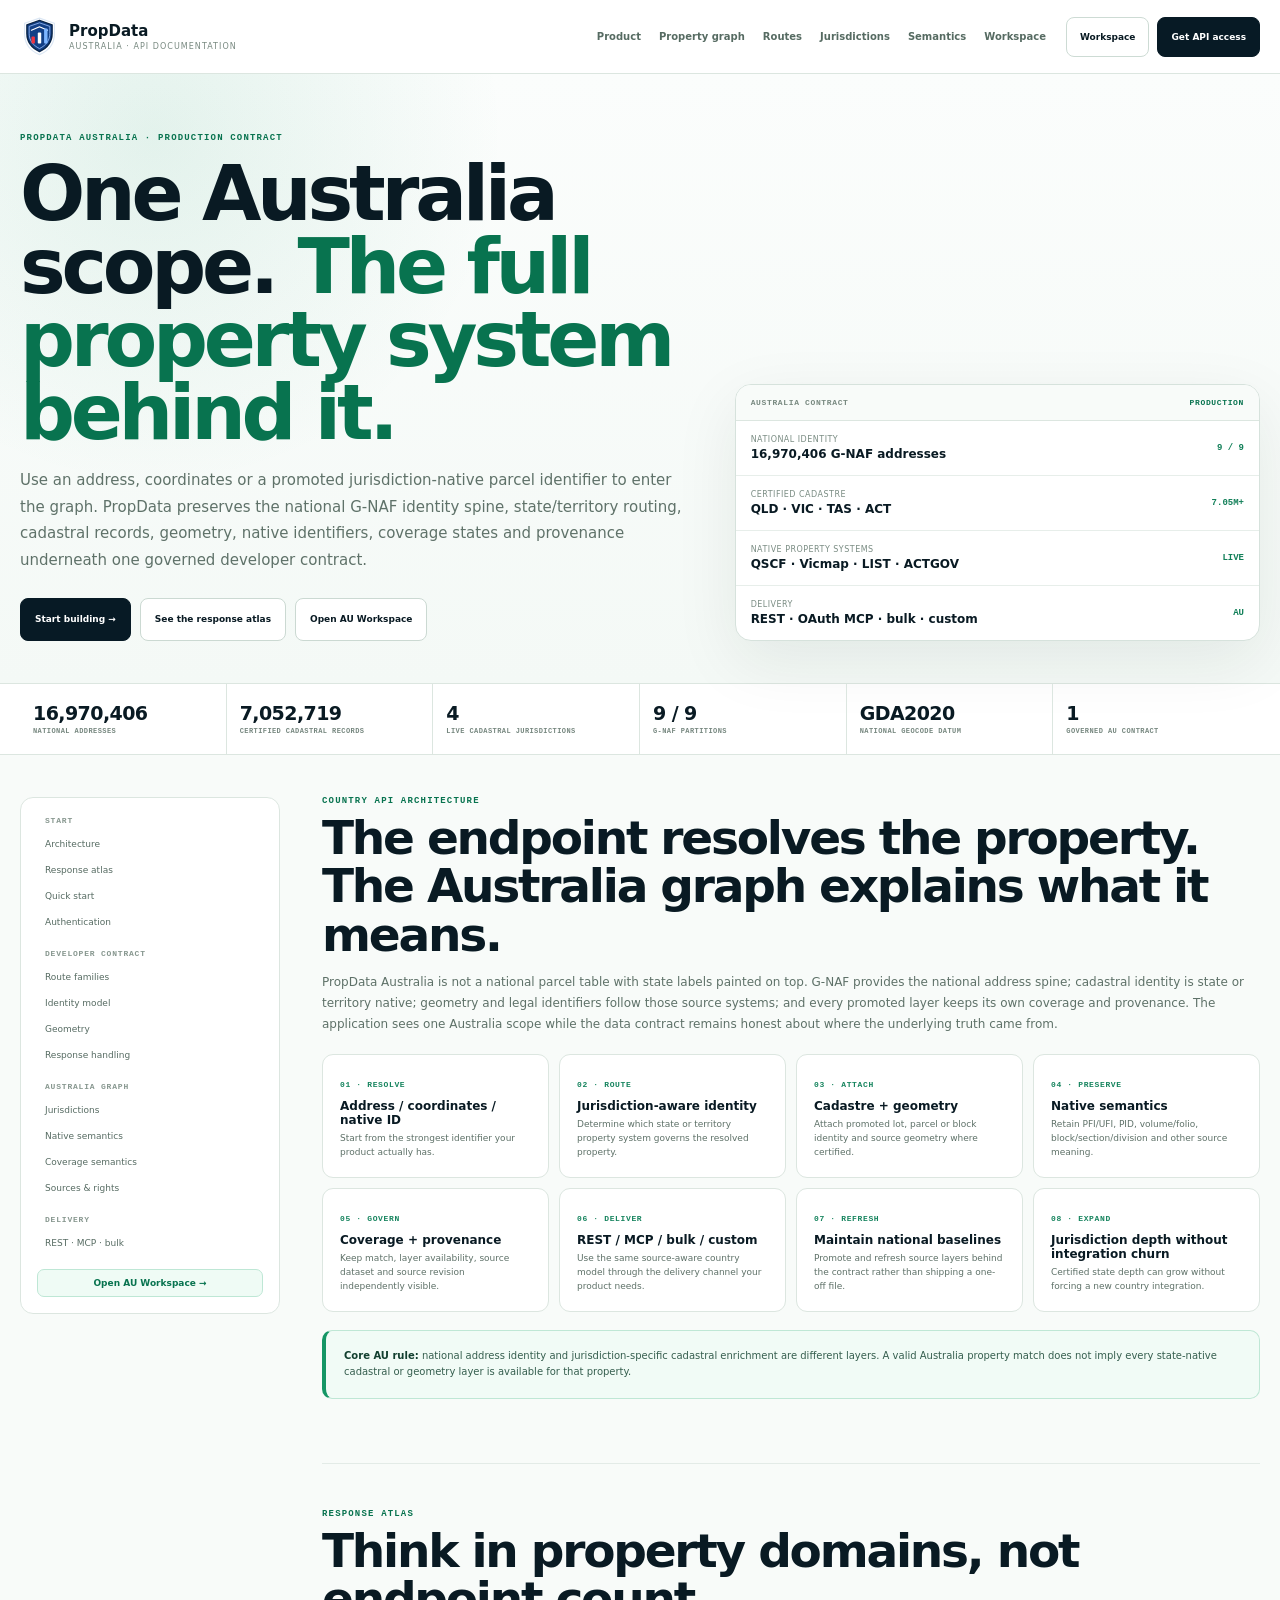
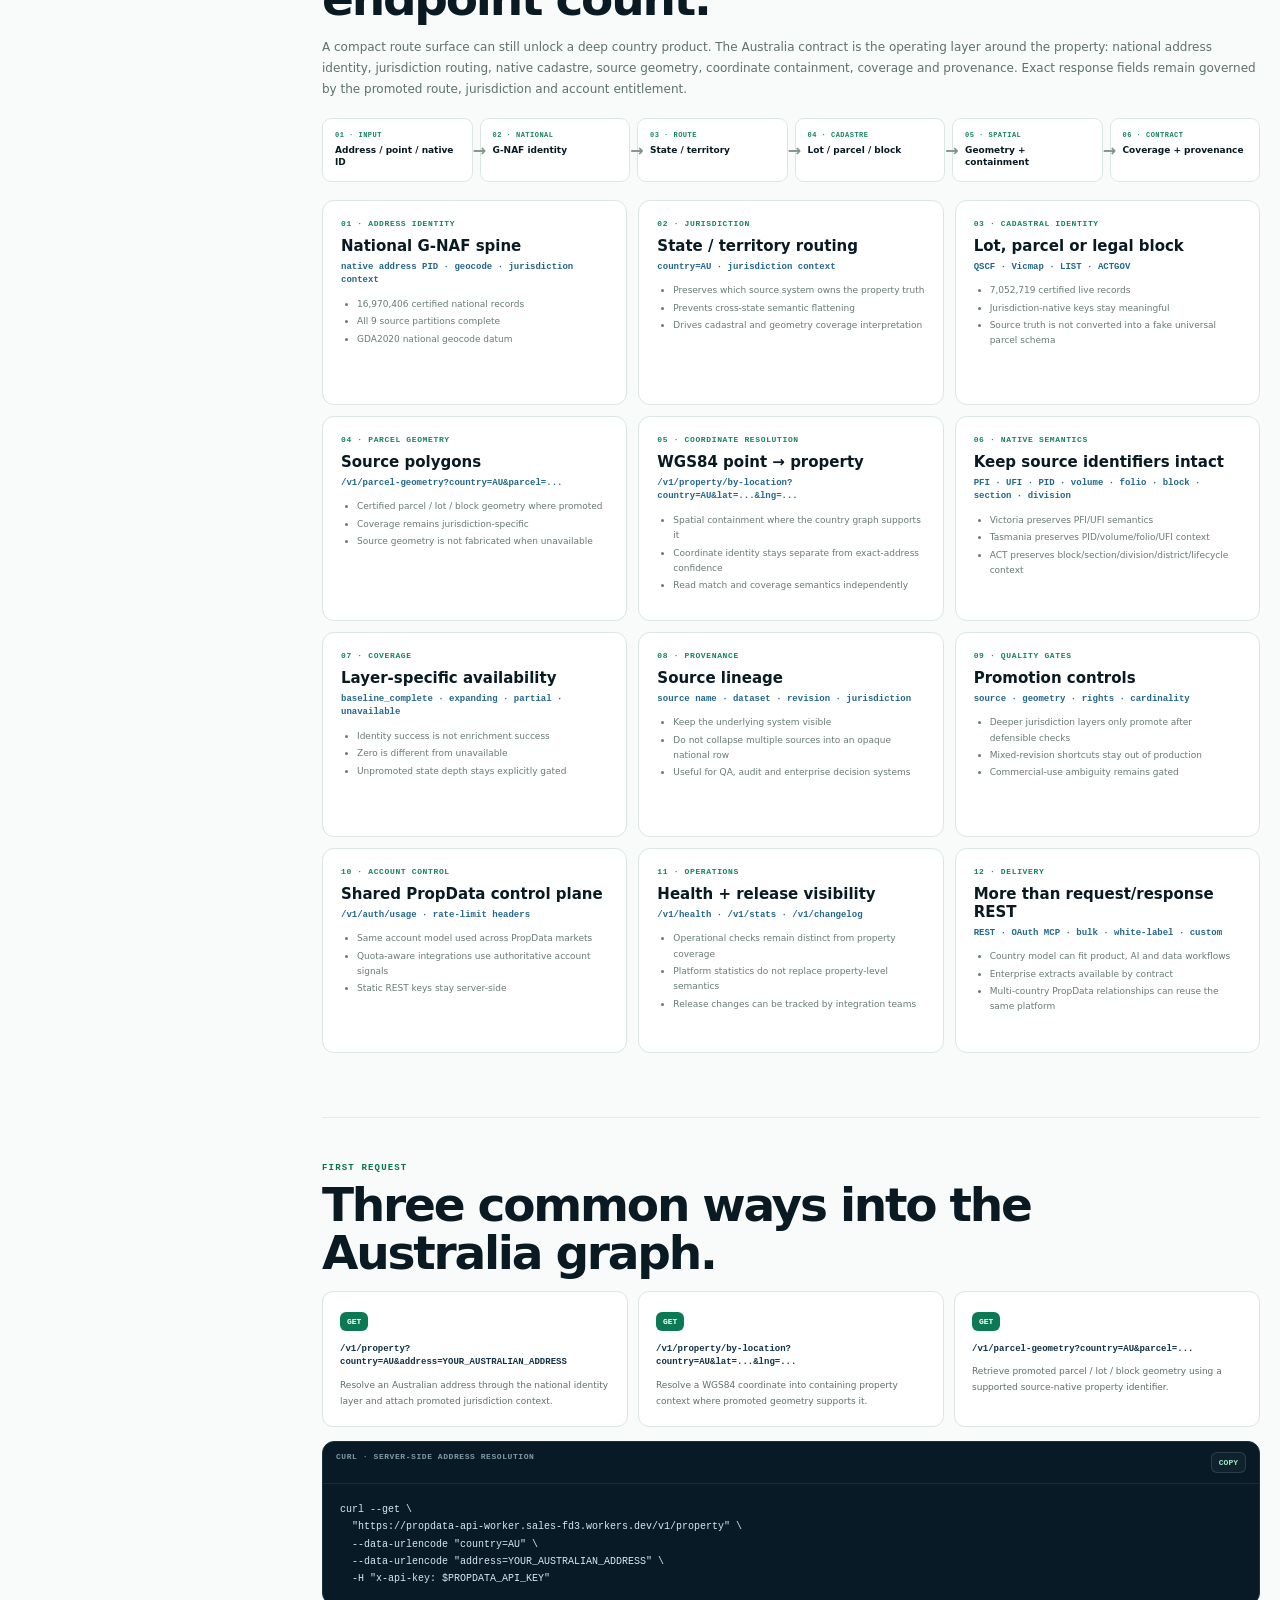
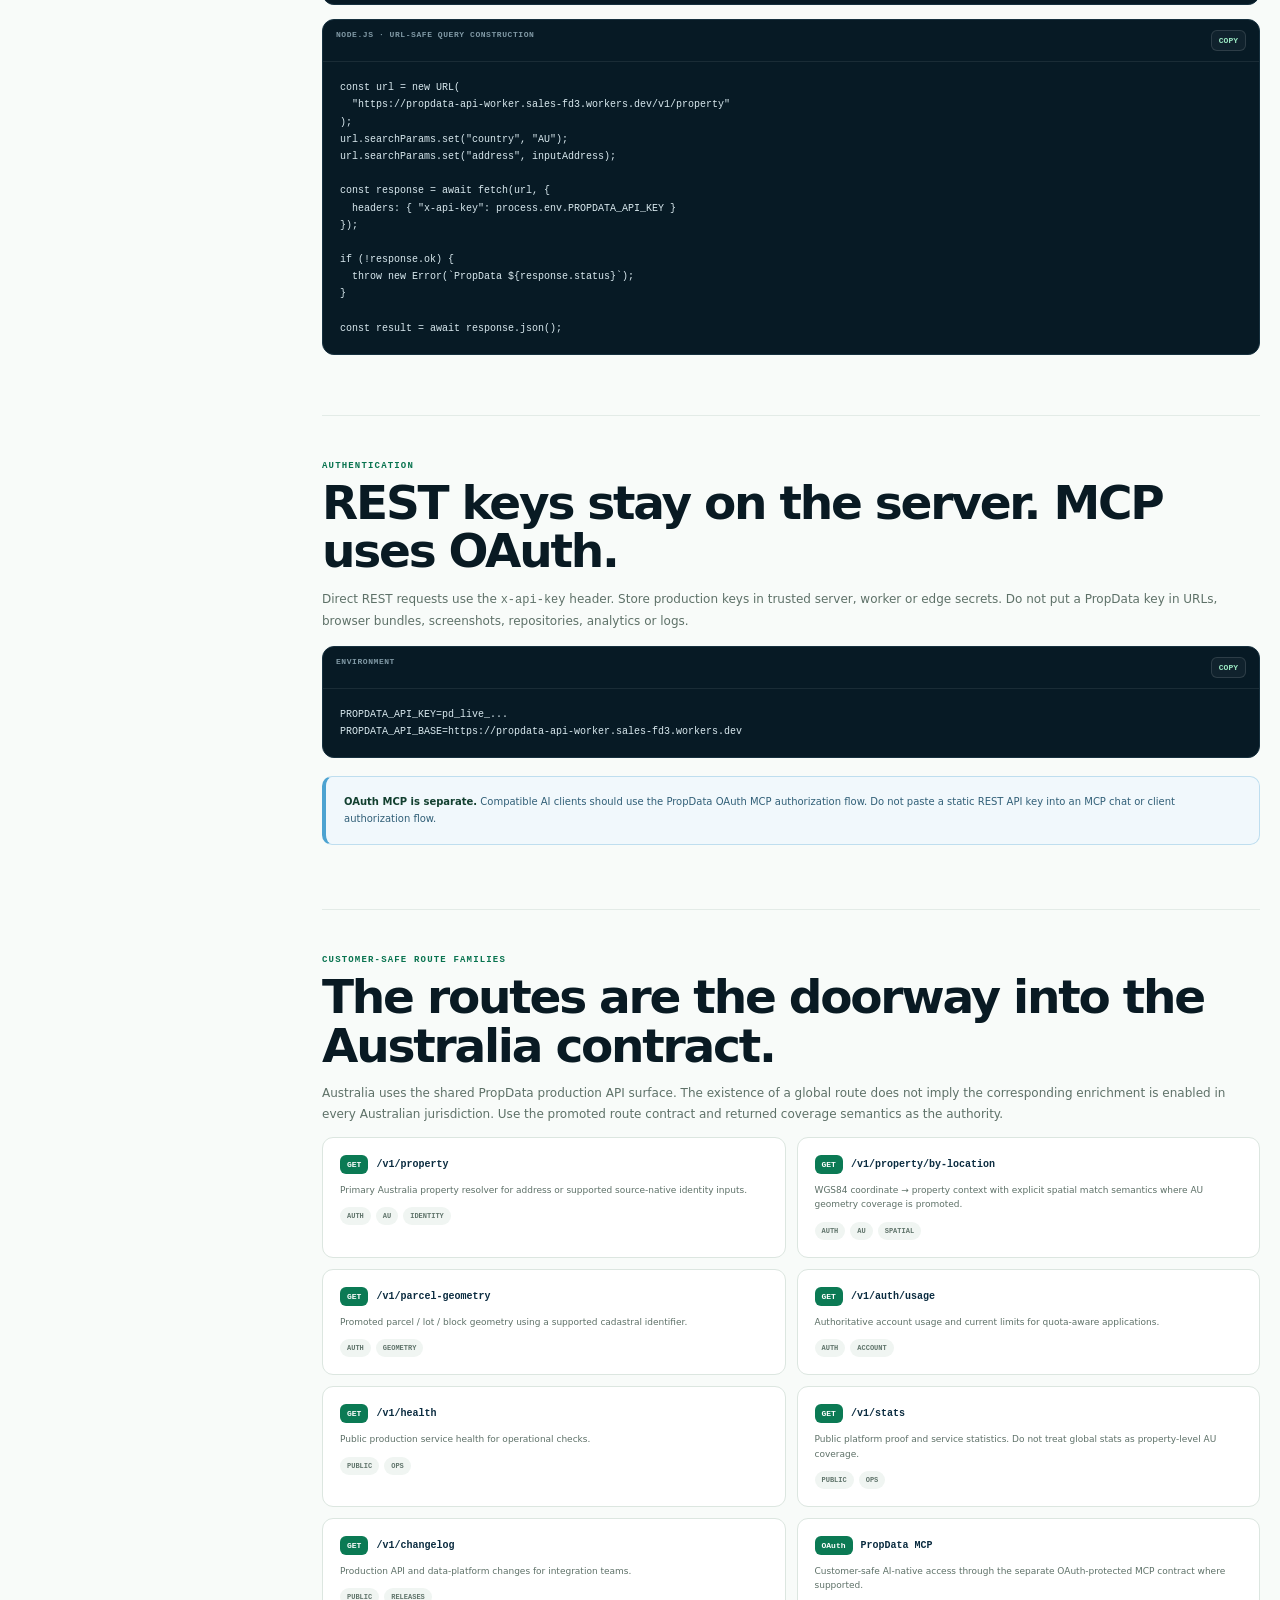
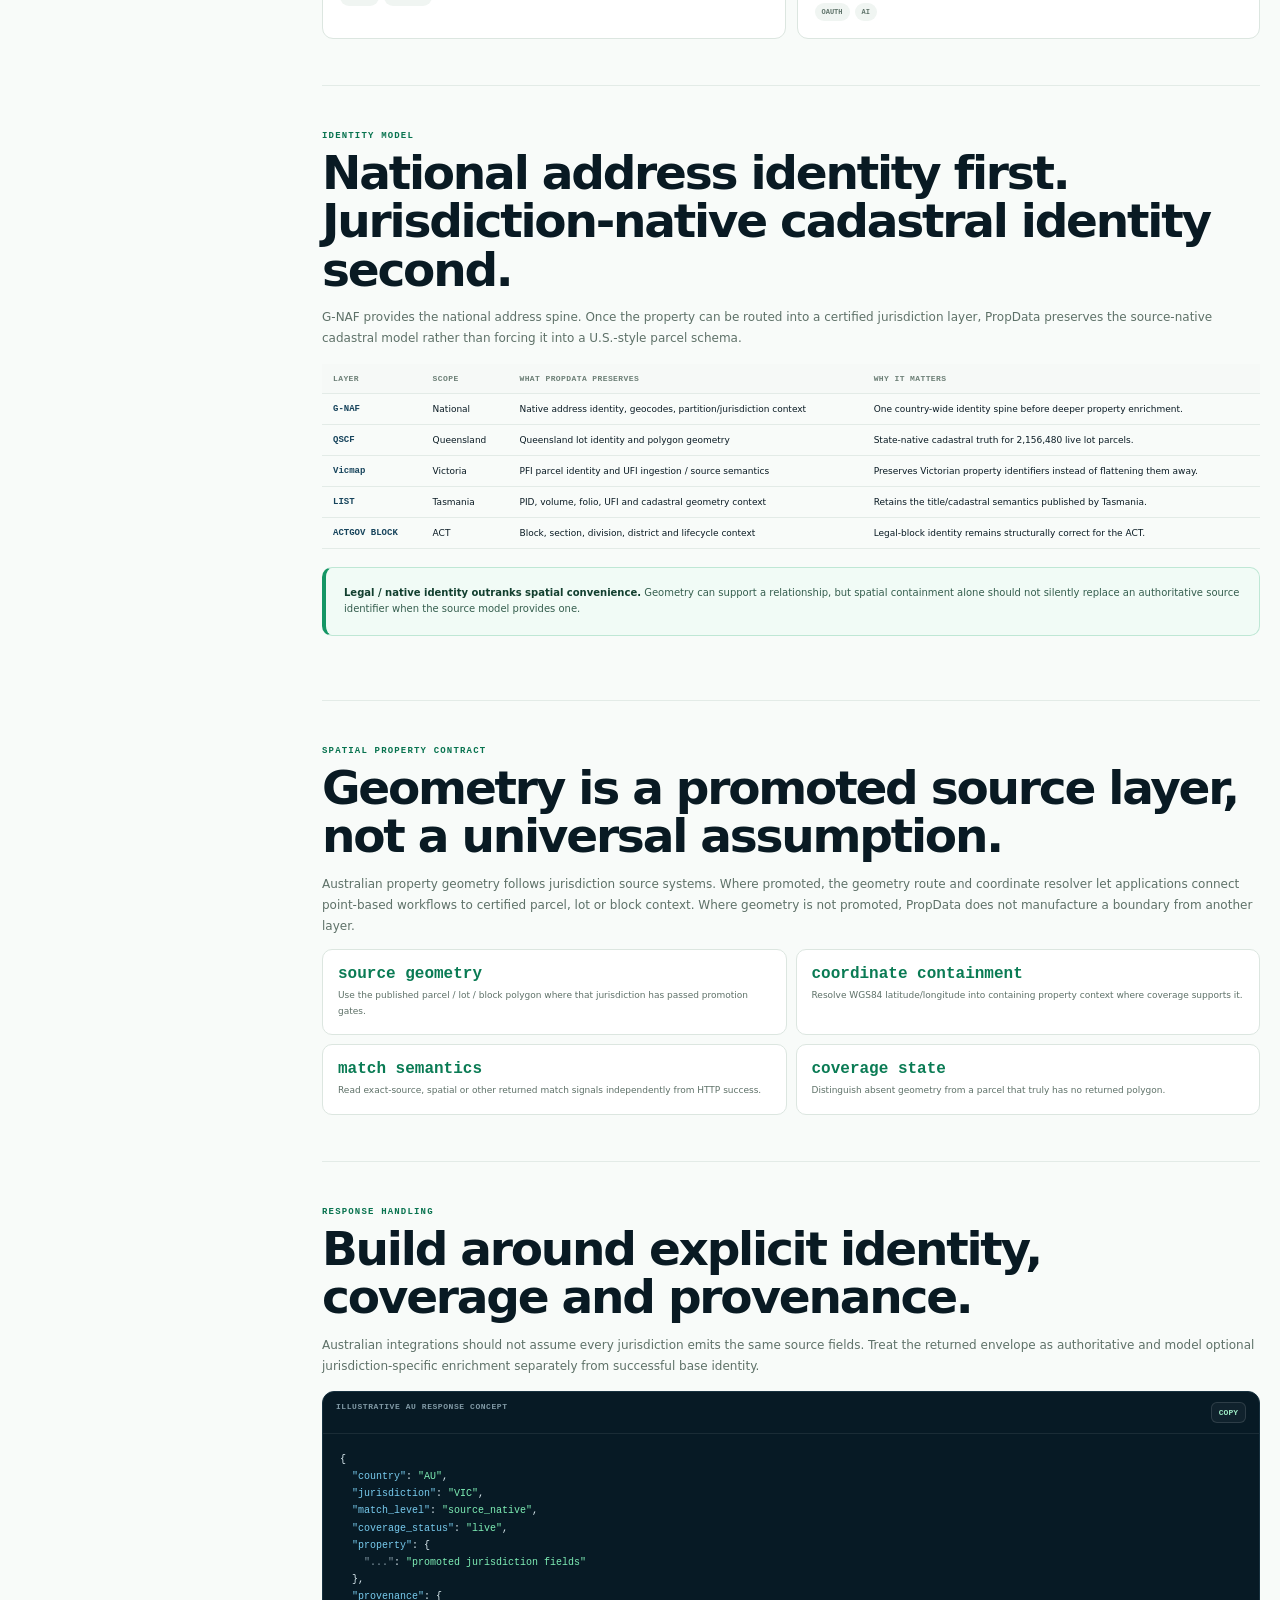
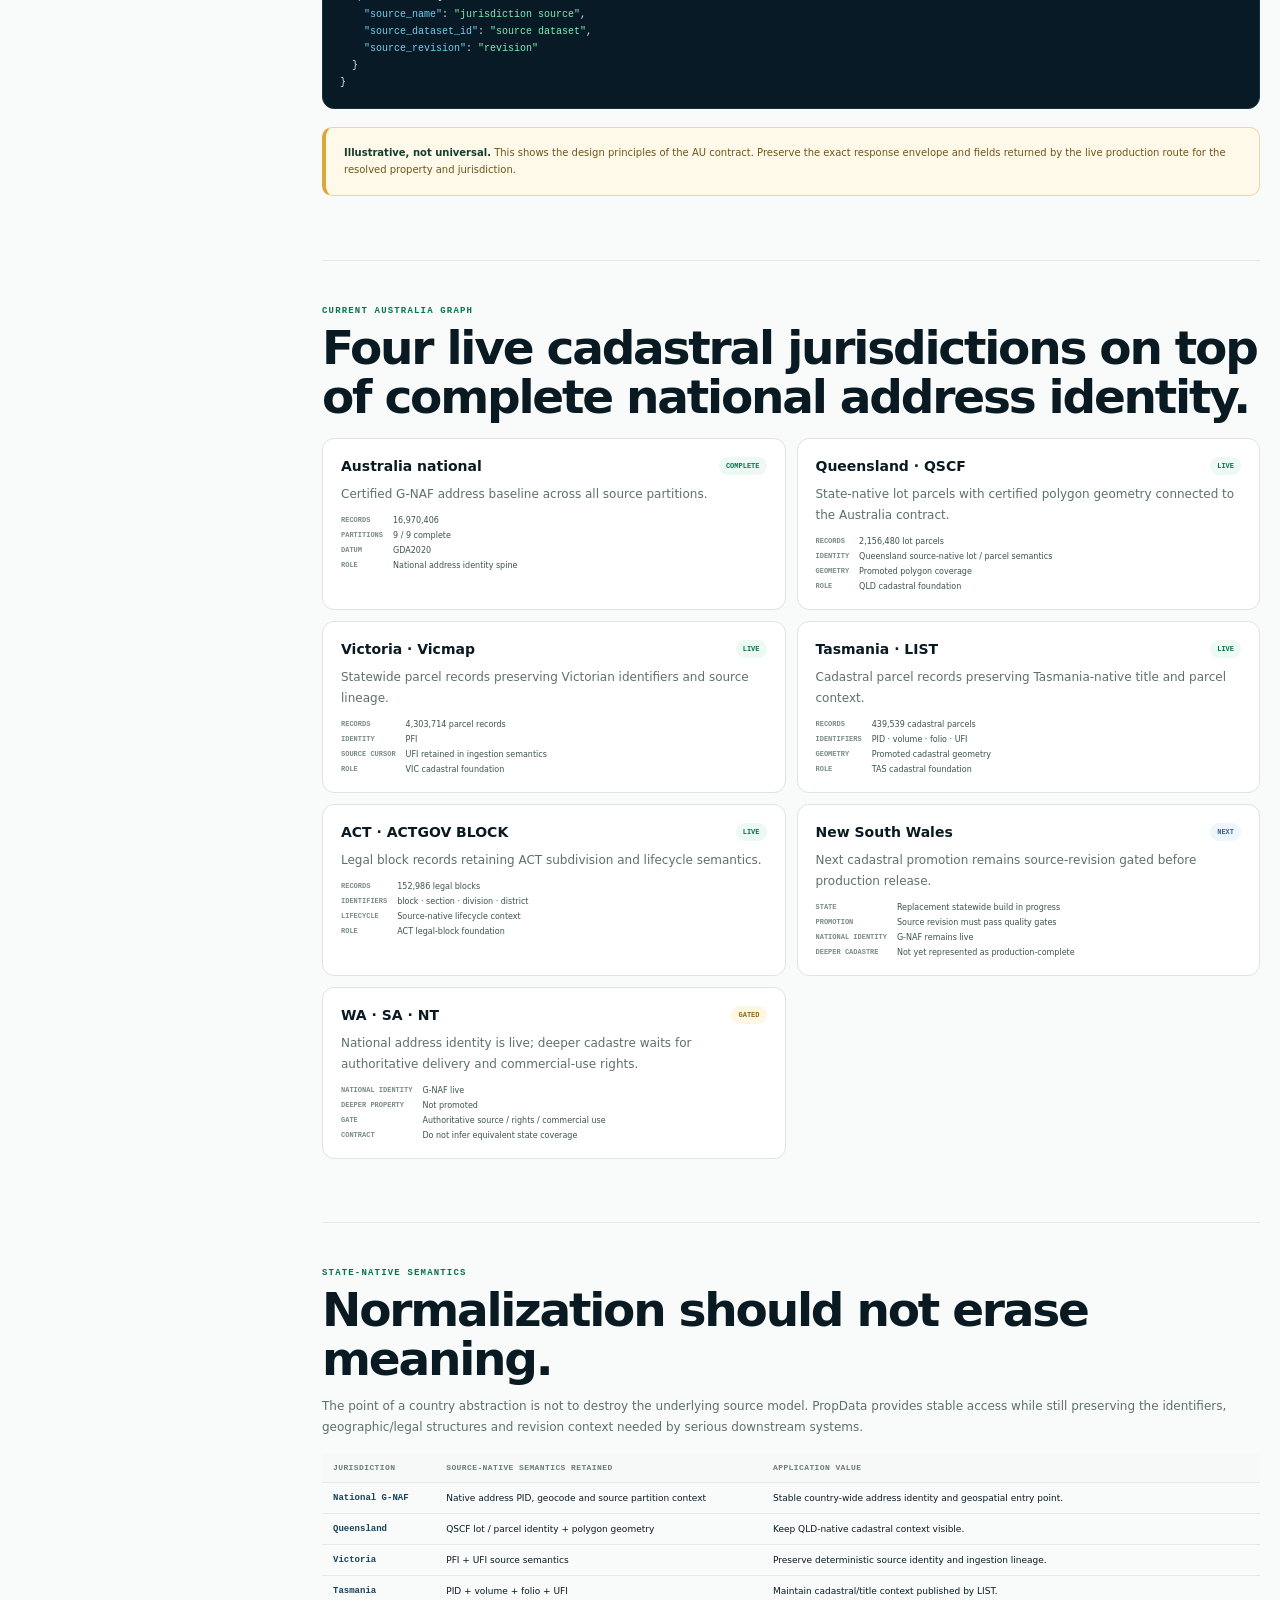
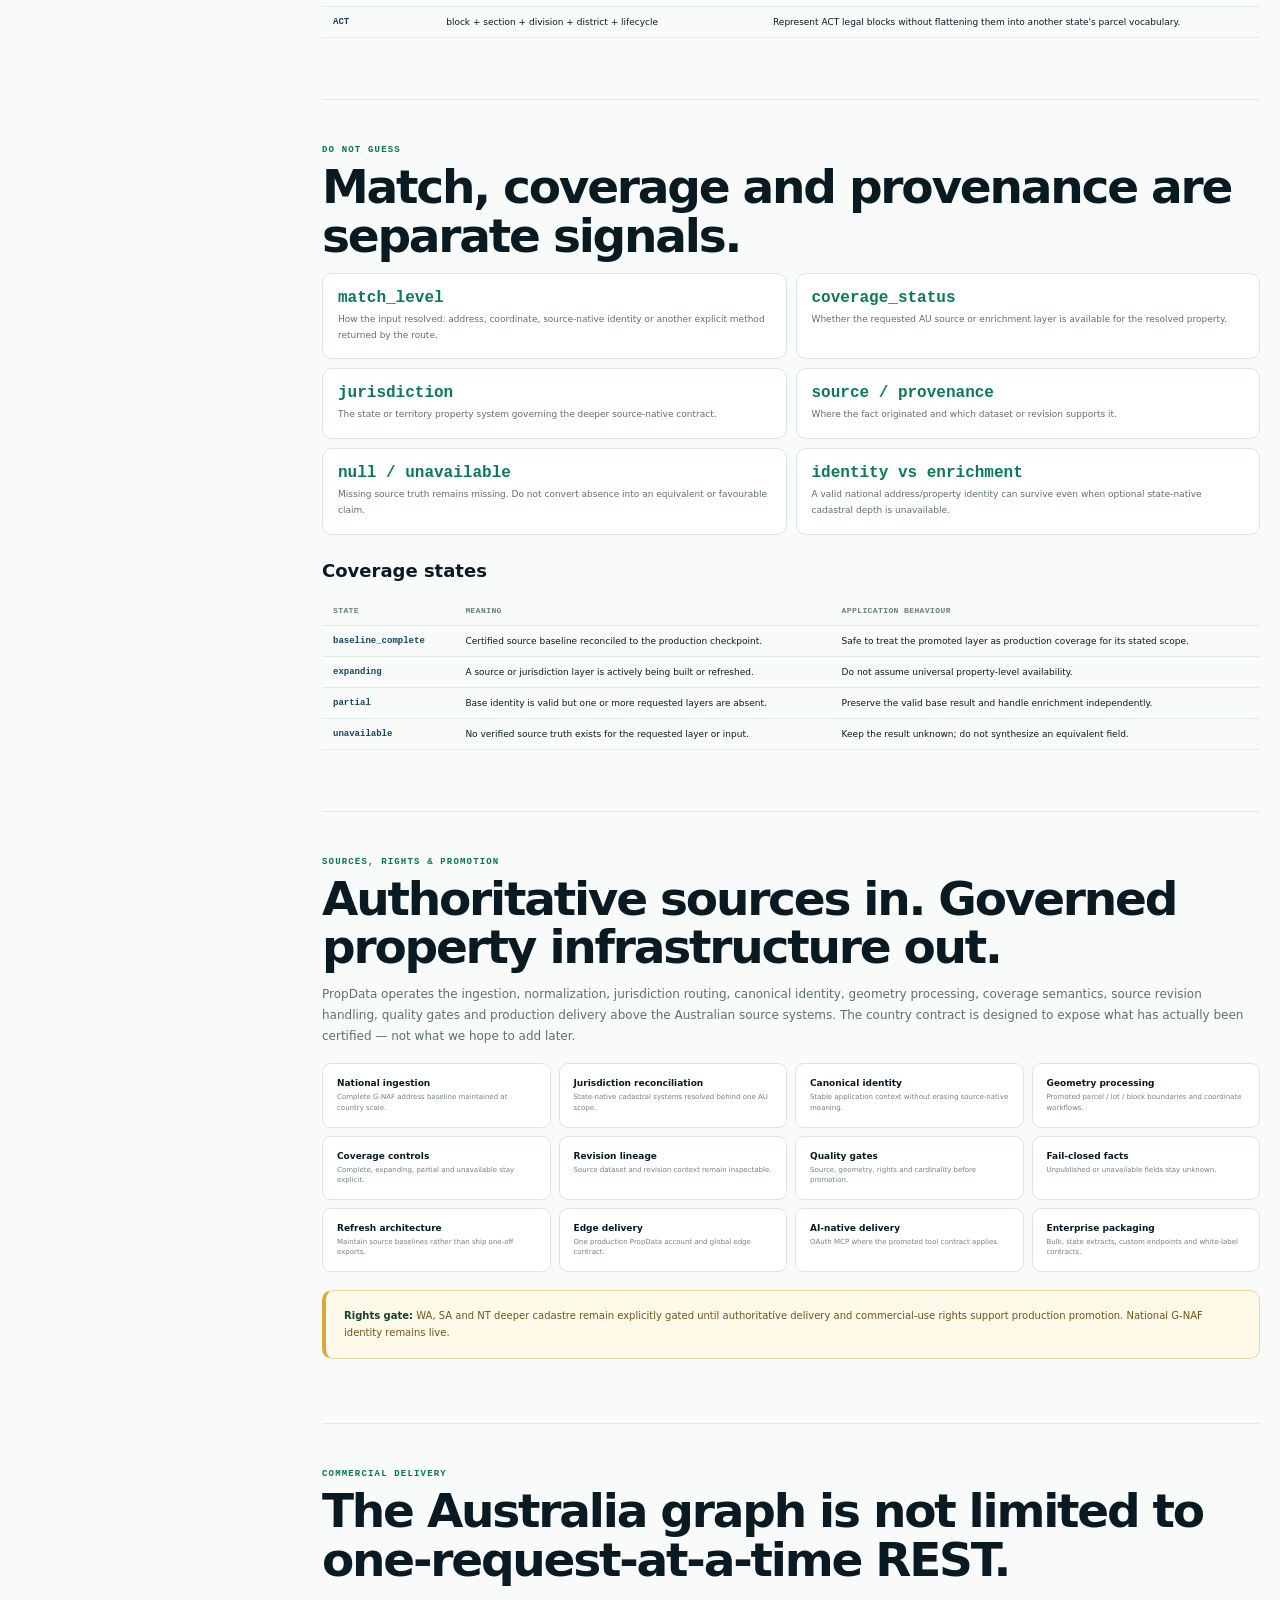
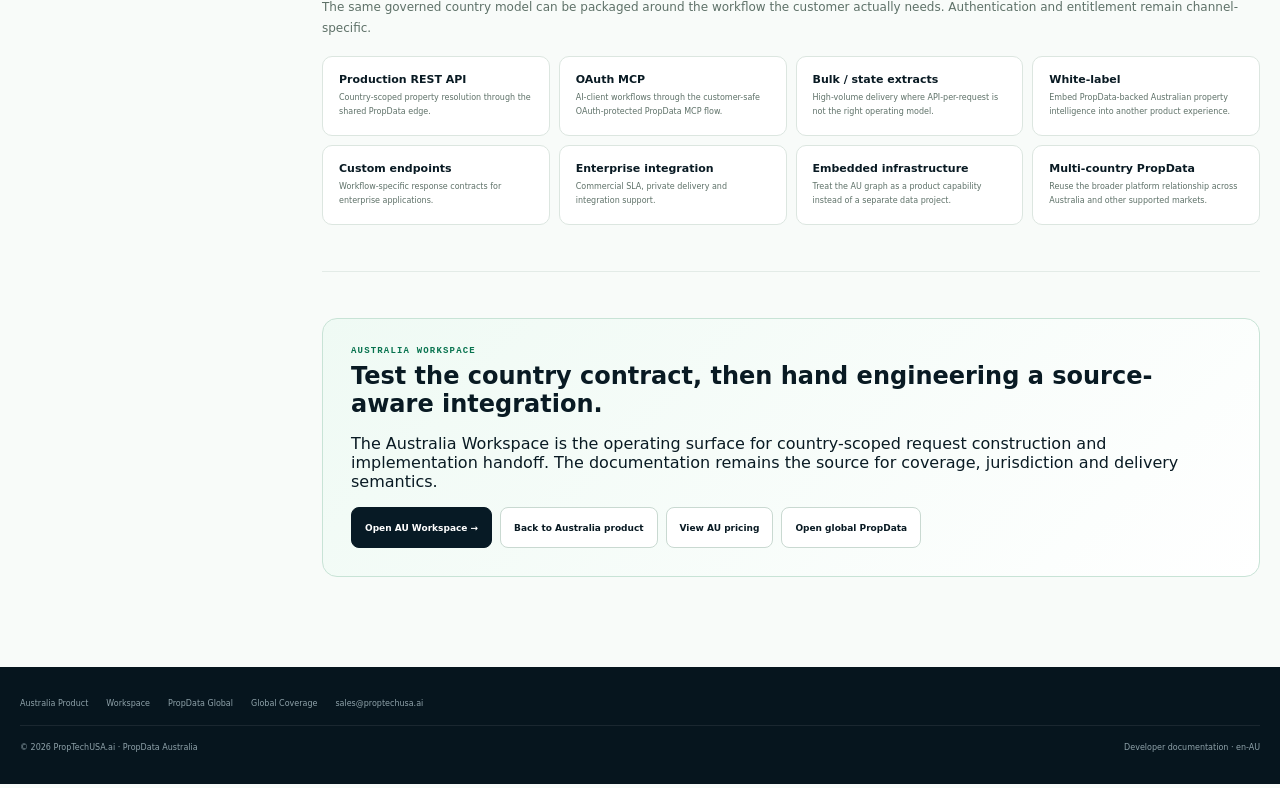
<file: docs.html>
<!doctype html>
<html lang="en-AU">
<head>
<script defer src="https://www.proptechusa.ai/network-analytics.js" data-proptech-surface="australia"></script>

<meta charset="utf-8"><meta name="viewport" content="width=device-width,initial-scale=1,viewport-fit=cover">
<title>PropData Australia API Docs | National Property Identity, Cadastre & Geometry</title>
<meta name="description" content="Production documentation for PropData Australia: 16.97M national G-NAF addresses, 7.05M+ certified cadastral records across Queensland, Victoria, Tasmania and ACT, state-native identifiers, geometry, coordinate resolution, coverage, provenance and enterprise delivery.">
<meta name="robots" content="index,follow,max-image-preview:large,max-snippet:-1"><meta name="theme-color" content="#f8fbf9"><meta name="color-scheme" content="light">
<link rel="canonical" href="https://au.proptechusa.ai/docs"><link rel="icon" href="/favicon.svg" type="image/svg+xml"><link rel="manifest" href="/site.webmanifest">
<meta property="og:type" content="website"><meta property="og:locale" content="en_AU"><meta property="og:site_name" content="PropData Australia"><meta property="og:title" content="PropData Australia · National Property Graph API Documentation"><meta property="og:description" content="Address → jurisdiction → state-native cadastre → geometry → coverage → provenance through one governed Australian property contract."><meta property="og:url" content="https://au.proptechusa.ai/docs"><meta property="og:image" content="https://upload.wikimedia.org/wikipedia/commons/thumb/7/7d/Aerial_view_of_Sydney_Harbour.jpg/1200px-Aerial_view_of_Sydney_Harbour.jpg"><meta name="twitter:card" content="summary_large_image">
<script type="application/ld+json">{"@context":"https://schema.org","@type":"TechArticle","headline":"PropData Australia API Documentation","url":"https://au.proptechusa.ai/docs","dateModified":"2026-09-05","author":{"@type":"Organization","name":"PropTechUSA.ai","url":"https://proptechusa.ai/"},"about":{"@type":"WebAPI","name":"PropData Australia Property Intelligence API","areaServed":{"@type":"Country","name":"Australia"}}}</script>
<style>
:root{--paper:#f8fbf9;--paper2:#eef5f1;--white:#fff;--ink:#091a23;--muted:#62736c;--line:#dce6e0;--line2:#ccd9d2;--green:#159665;--green2:#08734f;--green-soft:#ebfaf3;--blue:#307ba5;--blue-soft:#edf7fc;--amber:#9b6f12;--amber-soft:#fff8e8;--navy:#071a25;--navy2:#0c2733;--mono:ui-monospace,SFMono-Regular,Menlo,Consolas,monospace;--shadow:0 20px 65px rgba(9,40,30,.08)}*{box-sizing:border-box}html{scroll-behavior:smooth}body{margin:0;background:var(--paper);color:var(--ink);font-family:Inter,ui-sans-serif,system-ui,-apple-system,BlinkMacSystemFont,"Segoe UI",sans-serif;-webkit-font-smoothing:antialiased}a{color:inherit;text-decoration:none}button,input,select{font:inherit}.shell{width:min(1260px,calc(100% - 40px));margin:auto}.site-header{position:sticky;top:0;z-index:100;height:74px;background:rgba(255,255,255,.95);border-bottom:1px solid var(--line);backdrop-filter:blur(18px)}.nav{height:100%;display:flex;align-items:center;gap:20px}.brand{display:flex;align-items:center;gap:10px;min-width:max-content}.brand img{width:39px;height:39px}.brand strong,.brand small{display:block}.brand strong{font-size:15px}.brand small{margin-top:2px;color:#788980;font-size:8px;letter-spacing:.13em}.primary-nav{display:flex;gap:18px;align-items:center;margin-left:auto}.primary-nav a{font-size:10px;font-weight:750;color:#566b62}.primary-nav a:hover{color:#0a2318}.nav-actions{display:flex;gap:8px}.nav-actions a{min-height:40px;padding:0 13px;border:1px solid #cddbd4;border-radius:8px;display:inline-flex;align-items:center;font-size:9px;font-weight:850;background:#fff}.nav-actions a.primary{border-color:var(--navy);background:var(--navy);color:#fff}.menu{display:none;margin-left:auto;width:40px;height:40px;border:1px solid var(--line);border-radius:8px;background:#fff;color:var(--ink)}
.docs-hero{padding:60px 0 42px;background:radial-gradient(circle at 12% 10%,rgba(21,150,101,.1),transparent 28%),linear-gradient(180deg,#fbfdfc,#f4f9f6);border-bottom:1px solid var(--line)}.hero-grid{display:grid;grid-template-columns:1.12fr .88fr;gap:46px;align-items:end}.eyebrow,.kicker{font:900 9px/1 var(--mono);letter-spacing:.13em;color:var(--green2);text-transform:uppercase}.docs-hero h1{max-width:840px;margin:15px 0 17px;font-size:clamp(48px,6vw,78px);line-height:.95;letter-spacing:-.055em}.docs-hero h1 em{font-style:normal;color:var(--green2)}.docs-hero p{max-width:820px;margin:0;color:#5f7269;font-size:15px;line-height:1.78}.hero-actions{display:flex;gap:9px;flex-wrap:wrap;margin-top:24px}.hero-actions a{min-height:43px;padding:0 14px;border:1px solid #cbd9d2;border-radius:8px;background:#fff;display:inline-flex;align-items:center;font-size:9px;font-weight:850}.hero-actions a.primary{border-color:var(--navy);background:var(--navy);color:#fff}.contract-card{overflow:hidden;border:1px solid #d6e2dc;border-radius:16px;background:#fff;box-shadow:var(--shadow)}.contract-head{display:flex;justify-content:space-between;gap:12px;padding:13px 15px;border-bottom:1px solid var(--line);background:#f8fbf9;color:#788980;font:850 8px var(--mono);letter-spacing:.08em}.contract-head b{color:var(--green2)}.contract-row{display:grid;grid-template-columns:1fr auto;gap:16px;padding:14px 15px;border-bottom:1px solid #e7eeea}.contract-row:last-child{border-bottom:0}.contract-row span,.contract-row strong{display:block}.contract-row span{color:#7a8c83;font-size:8px;text-transform:uppercase;letter-spacing:.06em}.contract-row strong{margin-top:3px;font-size:12px}.contract-row code{align-self:center;color:#117f58;font:850 9px var(--mono)}.proof-strip{background:#fff;border-bottom:1px solid var(--line)}.proof-grid{display:grid;grid-template-columns:repeat(6,1fr)}.proof{padding:18px 13px;border-right:1px solid var(--line)}.proof:last-child{border-right:0}.proof b,.proof span{display:block}.proof b{font-size:19px;letter-spacing:-.03em}.proof span{margin-top:3px;color:#76877f;font:800 7px/1.35 var(--mono);text-transform:uppercase;letter-spacing:.06em}
.docs-layout{display:grid;grid-template-columns:260px minmax(0,1fr);gap:42px;padding:42px 0 90px}.side{position:sticky;top:94px;align-self:start;max-height:calc(100vh - 112px);overflow:auto;padding:16px;border:1px solid var(--line);border-radius:13px;background:#fff}.side b{display:block;margin:14px 8px 6px;color:#87978f;font:900 8px var(--mono);text-transform:uppercase;letter-spacing:.1em}.side b:first-child{margin-top:2px}.side a{display:block;padding:8px;border-radius:7px;color:#566b62;font-size:9px}.side a:hover{background:#eef8f3;color:#08734f}.side .workspace{margin-top:13px;border:1px solid #bee7d5;background:#effbf5;color:#08734f;font-weight:850;text-align:center}.main{min-width:0}.section{padding:0 0 46px;margin:0 0 46px;border-bottom:1px solid #e3ebe7;scroll-margin-top:100px}.section:last-child{border-bottom:0}.section h2{margin:8px 0 13px;font-size:clamp(31px,4vw,47px);line-height:1.03;letter-spacing:-.047em}.section h3{margin:25px 0 10px;font-size:18px}.section p{max-width:950px;color:#5e7168;font-size:12px;line-height:1.75}.section code{font-family:var(--mono)}.big-rule{margin:18px 0;padding:17px 18px;border:1px solid #bfe7d5;border-left:4px solid var(--green);border-radius:10px;background:#f1fbf6;color:#355e4e;font-size:10px;line-height:1.65}.big-rule strong{color:#123f2f}.big-rule.blue{border-color:#bfdeef;border-left-color:#4da3d1;background:#f1f8fc;color:#315f77}.big-rule.warn{border-color:#eed7a3;border-left-color:#d9a73a;background:#fff9e9;color:#6f5518}
.arch{display:grid;grid-template-columns:repeat(4,1fr);gap:10px;margin-top:19px}.arch-card{padding:17px;border:1px solid var(--line);border-radius:11px;background:#fff}.arch-card span{color:#16845e;font:900 8px var(--mono);letter-spacing:.08em}.arch-card b{display:block;margin:8px 0 5px;font-size:12px}.arch-card p{margin:0;font-size:9px;line-height:1.55}.flow{display:grid;grid-template-columns:repeat(6,1fr);gap:7px;margin:18px 0}.flow div{position:relative;padding:12px;border:1px solid var(--line);border-radius:9px;background:#fff}.flow div:not(:last-child):after{content:'→';position:absolute;right:-8px;top:50%;transform:translate(50%,-50%);z-index:2;color:#81938a;font-weight:900}.flow small,.flow b{display:block}.flow small{color:#16845e;font:900 7px var(--mono);letter-spacing:.07em}.flow b{margin-top:5px;font-size:9px;line-height:1.4}.atlas{display:grid;grid-template-columns:repeat(3,1fr);gap:11px;margin:18px 0}.atlas-card{min-height:205px;padding:18px;border:1px solid var(--line);border-radius:12px;background:#fff}.atlas-card>span{display:block;color:#16845e;font:900 8px var(--mono);letter-spacing:.08em}.atlas-card h3{margin:9px 0 6px;font-size:15px}.atlas-card code{display:block;color:#24678c;font:850 9px/1.5 var(--mono);word-break:break-word}.atlas-card ul{padding-left:16px;margin:9px 0 0;color:#687b72;font-size:9px;line-height:1.7}.atlas-card li+li{margin-top:2px}
.quick-grid{display:grid;grid-template-columns:repeat(3,1fr);gap:10px}.quick{padding:17px;border:1px solid var(--line);border-radius:11px;background:#fff}.method{display:inline-flex;padding:5px 7px;border-radius:6px;background:#0b7a54;color:#fff;font:900 8px var(--mono)}.quick code{display:block;margin:12px 0 8px;color:#123147;font:850 9px/1.5 var(--mono);word-break:break-word}.quick p{margin:0;font-size:9px}.code-block{margin:14px 0;overflow:hidden;border:1px solid #17313f;border-radius:12px;background:var(--navy)}.code-head{display:flex;justify-content:space-between;gap:12px;padding:10px 13px;border-bottom:1px solid rgba(255,255,255,.08);color:#8099a5;font:850 8px var(--mono);letter-spacing:.07em}.copy{border:1px solid rgba(255,255,255,.12);border-radius:6px;background:rgba(255,255,255,.04);color:#9debc5;padding:5px 7px;font:850 8px var(--mono);cursor:pointer}.code-block pre{margin:0;padding:17px;overflow:auto;color:#d9e9ef;font:10px/1.72 var(--mono);white-space:pre-wrap;word-break:break-word}.code-block .g{color:#7eeeb5}.code-block .b{color:#78ccef}.code-block .d{color:#8399a4}.route-grid{display:grid;grid-template-columns:1fr 1fr;gap:11px}.route{padding:17px;border:1px solid var(--line);border-radius:11px;background:#fff}.route-top{display:flex;align-items:center;gap:8px}.route code{color:#0b2c40;font:850 10px var(--mono);word-break:break-word}.route p{margin:9px 0 10px;font-size:9px;line-height:1.6}.chips{display:flex;gap:5px;flex-wrap:wrap}.chip{padding:5px 7px;border-radius:999px;background:#f0f5f2;color:#60746b;font:800 7px var(--mono)}
.table{width:100%;border-collapse:collapse;margin:15px 0}.table th,.table td{padding:10px 11px;border-bottom:1px solid #e3ebe7;text-align:left;vertical-align:top;font-size:9px}.table th{background:#f6f9f7;color:#6c7f76;font:850 8px var(--mono);text-transform:uppercase;letter-spacing:.05em}.table td:first-child{font-family:var(--mono);font-weight:800;color:#17445c}.juris-grid{display:grid;grid-template-columns:1fr 1fr;gap:11px;margin:17px 0}.juris{padding:18px;border:1px solid var(--line);border-radius:12px;background:#fff}.juris-head{display:flex;justify-content:space-between;gap:12px;align-items:center}.juris-head b{font-size:14px}.status{padding:5px 7px;border-radius:999px;background:#edf9f3;color:#08734f;font:850 7px var(--mono)}.status.next{background:#eef6fb;color:#276d93}.status.gated{background:#fff7e6;color:#8f6812}.juris p{margin:9px 0}.juris dl{margin:11px 0 0;display:grid;grid-template-columns:auto 1fr;gap:6px 10px}.juris dt{color:#7a8c84;font:800 7px var(--mono);text-transform:uppercase}.juris dd{margin:0;font-size:8px;color:#3b5549}.coverage-grid{display:grid;grid-template-columns:repeat(2,1fr);gap:9px}.coverage{padding:15px;border:1px solid var(--line);border-radius:10px;background:#fff}.coverage code{display:block;color:#0a7b54;font-weight:900;margin-bottom:5px}.coverage p{margin:0;font-size:9px}.delivery-grid{display:grid;grid-template-columns:repeat(4,1fr);gap:9px;margin-top:17px}.delivery{padding:16px;border:1px solid var(--line);border-radius:10px;background:#fff}.delivery b{display:block;font-size:11px}.delivery p{margin:5px 0 0;font-size:8px}.value-grid{display:grid;grid-template-columns:repeat(4,1fr);gap:8px;margin-top:16px}.value{padding:14px;border:1px solid var(--line);border-radius:9px;background:#fff}.value b{display:block;font-size:9px}.value span{display:block;margin-top:4px;color:#71847a;font-size:7px;line-height:1.45}.footer-cta{padding:28px;border:1px solid #c8e3d6;border-radius:15px;background:linear-gradient(135deg,#effaf4,#fff)}.footer-cta h2{margin:6px 0 9px}.footer-cta-actions{display:flex;gap:8px;flex-wrap:wrap;margin-top:16px}.footer-cta-actions a{min-height:41px;padding:0 13px;border:1px solid #c9d9d1;border-radius:8px;background:#fff;display:inline-flex;align-items:center;font-size:9px;font-weight:850}.footer-cta-actions a.primary{border-color:var(--navy);background:var(--navy);color:#fff}.footer{padding:32px 0;background:#06151e;color:#8fa2aa}.footer-links{display:flex;gap:18px;flex-wrap:wrap;font-size:8px}.footer-bottom{display:flex;justify-content:space-between;gap:20px;margin-top:17px;padding-top:17px;border-top:1px solid rgba(255,255,255,.08);font-size:8px}
@media(max-width:1080px){.hero-grid{grid-template-columns:1fr}.contract-card{max-width:760px}.proof-grid{grid-template-columns:repeat(3,1fr)}.docs-layout{grid-template-columns:1fr}.side{display:none}.arch{grid-template-columns:1fr 1fr}.atlas{grid-template-columns:1fr 1fr}.flow{grid-template-columns:repeat(3,1fr)}.flow div:nth-child(3):after{display:none}.delivery-grid,.value-grid{grid-template-columns:1fr 1fr}}@media(max-width:720px){.shell{width:min(100% - 26px,1260px)}.site-header{height:68px}.primary-nav,.nav-actions{display:none}.menu{display:block}.docs-hero{padding:44px 0 34px}.docs-hero h1{font-size:45px}.proof-grid{grid-template-columns:1fr 1fr}.arch,.atlas,.quick-grid,.route-grid,.juris-grid,.coverage-grid,.delivery-grid,.value-grid,.flow{grid-template-columns:1fr}.flow div:after{display:none}.table{display:block;overflow-x:auto}.footer-bottom{flex-direction:column}}
</style>
</head>
<body>
<header class="site-header"><div class="shell nav"><a class="brand" href="/"><img src="/favicon.svg" alt=""><span><strong>PropData</strong><small>AUSTRALIA · API DOCUMENTATION</small></span></a><button class="menu" id="menu" aria-label="Open navigation">☰</button><nav class="primary-nav" id="primary-nav"><a href="/">Product</a><a href="#atlas">Property graph</a><a href="#routes">Routes</a><a href="#jurisdictions">Jurisdictions</a><a href="#semantics">Semantics</a><a href="/workspace">Workspace</a></nav><div class="nav-actions"><a href="/workspace">Workspace</a><a class="primary" href="/#pricing">Get API access</a></div></div></header>
<main>
<section class="docs-hero"><div class="shell hero-grid"><div><div class="eyebrow">PROPDATA AUSTRALIA · PRODUCTION CONTRACT</div><h1>One Australia scope. <em>The full property system behind it.</em></h1><p>Use an address, coordinates or a promoted jurisdiction-native parcel identifier to enter the graph. PropData preserves the national G-NAF identity spine, state/territory routing, cadastral records, geometry, native identifiers, coverage states and provenance underneath one governed developer contract.</p><div class="hero-actions"><a class="primary" href="#quickstart">Start building →</a><a href="#atlas">See the response atlas</a><a href="/workspace">Open AU Workspace</a></div></div><aside class="contract-card"><div class="contract-head"><span>AUSTRALIA CONTRACT</span><b>PRODUCTION</b></div><div class="contract-row"><div><span>National identity</span><strong>16,970,406 G-NAF addresses</strong></div><code>9 / 9</code></div><div class="contract-row"><div><span>Certified cadastre</span><strong>QLD · VIC · TAS · ACT</strong></div><code>7.05M+</code></div><div class="contract-row"><div><span>Native property systems</span><strong>QSCF · Vicmap · LIST · ACTGOV</strong></div><code>LIVE</code></div><div class="contract-row"><div><span>Delivery</span><strong>REST · OAuth MCP · bulk · custom</strong></div><code>AU</code></div></aside></div></section>
<section class="proof-strip"><div class="shell proof-grid"><div class="proof"><b>16,970,406</b><span>National addresses</span></div><div class="proof"><b>7,052,719</b><span>Certified cadastral records</span></div><div class="proof"><b>4</b><span>Live cadastral jurisdictions</span></div><div class="proof"><b>9 / 9</b><span>G-NAF partitions</span></div><div class="proof"><b>GDA2020</b><span>National geocode datum</span></div><div class="proof"><b>1</b><span>Governed AU contract</span></div></div></section>
<div class="shell docs-layout"><aside class="side"><b>Start</b><a href="#overview">Architecture</a><a href="#atlas">Response atlas</a><a href="#quickstart">Quick start</a><a href="#auth">Authentication</a><b>Developer contract</b><a href="#routes">Route families</a><a href="#identity">Identity model</a><a href="#geometry">Geometry</a><a href="#responses">Response handling</a><b>Australia graph</b><a href="#jurisdictions">Jurisdictions</a><a href="#native-semantics">Native semantics</a><a href="#semantics">Coverage semantics</a><a href="#sources">Sources & rights</a><b>Delivery</b><a href="#delivery">REST · MCP · bulk</a><a class="workspace" href="/workspace">Open AU Workspace →</a></aside><article class="main">
<section class="section" id="overview"><div class="kicker">COUNTRY API ARCHITECTURE</div><h2>The endpoint resolves the property. The Australia graph explains what it means.</h2><p>PropData Australia is not a national parcel table with state labels painted on top. G-NAF provides the national address spine; cadastral identity is state or territory native; geometry and legal identifiers follow those source systems; and every promoted layer keeps its own coverage and provenance. The application sees one Australia scope while the data contract remains honest about where the underlying truth came from.</p><div class="arch"><div class="arch-card"><span>01 · RESOLVE</span><b>Address / coordinates / native ID</b><p>Start from the strongest identifier your product actually has.</p></div><div class="arch-card"><span>02 · ROUTE</span><b>Jurisdiction-aware identity</b><p>Determine which state or territory property system governs the resolved property.</p></div><div class="arch-card"><span>03 · ATTACH</span><b>Cadastre + geometry</b><p>Attach promoted lot, parcel or block identity and source geometry where certified.</p></div><div class="arch-card"><span>04 · PRESERVE</span><b>Native semantics</b><p>Retain PFI/UFI, PID, volume/folio, block/section/division and other source meaning.</p></div><div class="arch-card"><span>05 · GOVERN</span><b>Coverage + provenance</b><p>Keep match, layer availability, source dataset and source revision independently visible.</p></div><div class="arch-card"><span>06 · DELIVER</span><b>REST / MCP / bulk / custom</b><p>Use the same source-aware country model through the delivery channel your product needs.</p></div><div class="arch-card"><span>07 · REFRESH</span><b>Maintain national baselines</b><p>Promote and refresh source layers behind the contract rather than shipping a one-off file.</p></div><div class="arch-card"><span>08 · EXPAND</span><b>Jurisdiction depth without integration churn</b><p>Certified state depth can grow without forcing a new country integration.</p></div></div><div class="big-rule"><strong>Core AU rule:</strong> national address identity and jurisdiction-specific cadastral enrichment are different layers. A valid Australia property match does not imply every state-native cadastral or geometry layer is available for that property.</div></section>
<section class="section" id="atlas"><div class="kicker">RESPONSE ATLAS</div><h2>Think in property domains, not endpoint count.</h2><p>A compact route surface can still unlock a deep country product. The Australia contract is the operating layer around the property: national address identity, jurisdiction routing, native cadastre, source geometry, coordinate containment, coverage and provenance. Exact response fields remain governed by the promoted route, jurisdiction and account entitlement.</p><div class="flow"><div><small>01 · INPUT</small><b>Address / point / native ID</b></div><div><small>02 · NATIONAL</small><b>G-NAF identity</b></div><div><small>03 · ROUTE</small><b>State / territory</b></div><div><small>04 · CADASTRE</small><b>Lot / parcel / block</b></div><div><small>05 · SPATIAL</small><b>Geometry + containment</b></div><div><small>06 · CONTRACT</small><b>Coverage + provenance</b></div></div><div class="atlas"><article class="atlas-card"><span>01 · ADDRESS IDENTITY</span><h3>National G-NAF spine</h3><code>native address PID · geocode · jurisdiction context</code><ul><li>16,970,406 certified national records</li><li>All 9 source partitions complete</li><li>GDA2020 national geocode datum</li></ul></article><article class="atlas-card"><span>02 · JURISDICTION</span><h3>State / territory routing</h3><code>country=AU · jurisdiction context</code><ul><li>Preserves which source system owns the property truth</li><li>Prevents cross-state semantic flattening</li><li>Drives cadastral and geometry coverage interpretation</li></ul></article><article class="atlas-card"><span>03 · CADASTRAL IDENTITY</span><h3>Lot, parcel or legal block</h3><code>QSCF · Vicmap · LIST · ACTGOV</code><ul><li>7,052,719 certified live records</li><li>Jurisdiction-native keys stay meaningful</li><li>Source truth is not converted into a fake universal parcel schema</li></ul></article><article class="atlas-card"><span>04 · PARCEL GEOMETRY</span><h3>Source polygons</h3><code>/v1/parcel-geometry?country=AU&amp;parcel=...</code><ul><li>Certified parcel / lot / block geometry where promoted</li><li>Coverage remains jurisdiction-specific</li><li>Source geometry is not fabricated when unavailable</li></ul></article><article class="atlas-card"><span>05 · COORDINATE RESOLUTION</span><h3>WGS84 point → property</h3><code>/v1/property/by-location?country=AU&amp;lat=...&amp;lng=...</code><ul><li>Spatial containment where the country graph supports it</li><li>Coordinate identity stays separate from exact-address confidence</li><li>Read match and coverage semantics independently</li></ul></article><article class="atlas-card"><span>06 · NATIVE SEMANTICS</span><h3>Keep source identifiers intact</h3><code>PFI · UFI · PID · volume · folio · block · section · division</code><ul><li>Victoria preserves PFI/UFI semantics</li><li>Tasmania preserves PID/volume/folio/UFI context</li><li>ACT preserves block/section/division/district/lifecycle context</li></ul></article><article class="atlas-card"><span>07 · COVERAGE</span><h3>Layer-specific availability</h3><code>baseline_complete · expanding · partial · unavailable</code><ul><li>Identity success is not enrichment success</li><li>Zero is different from unavailable</li><li>Unpromoted state depth stays explicitly gated</li></ul></article><article class="atlas-card"><span>08 · PROVENANCE</span><h3>Source lineage</h3><code>source name · dataset · revision · jurisdiction</code><ul><li>Keep the underlying system visible</li><li>Do not collapse multiple sources into an opaque national row</li><li>Useful for QA, audit and enterprise decision systems</li></ul></article><article class="atlas-card"><span>09 · QUALITY GATES</span><h3>Promotion controls</h3><code>source · geometry · rights · cardinality</code><ul><li>Deeper jurisdiction layers only promote after defensible checks</li><li>Mixed-revision shortcuts stay out of production</li><li>Commercial-use ambiguity remains gated</li></ul></article><article class="atlas-card"><span>10 · ACCOUNT CONTROL</span><h3>Shared PropData control plane</h3><code>/v1/auth/usage · rate-limit headers</code><ul><li>Same account model used across PropData markets</li><li>Quota-aware integrations use authoritative account signals</li><li>Static REST keys stay server-side</li></ul></article><article class="atlas-card"><span>11 · OPERATIONS</span><h3>Health + release visibility</h3><code>/v1/health · /v1/stats · /v1/changelog</code><ul><li>Operational checks remain distinct from property coverage</li><li>Platform statistics do not replace property-level semantics</li><li>Release changes can be tracked by integration teams</li></ul></article><article class="atlas-card"><span>12 · DELIVERY</span><h3>More than request/response REST</h3><code>REST · OAuth MCP · bulk · white-label · custom</code><ul><li>Country model can fit product, AI and data workflows</li><li>Enterprise extracts available by contract</li><li>Multi-country PropData relationships can reuse the same platform</li></ul></article></div></section>
<section class="section" id="quickstart"><div class="kicker">FIRST REQUEST</div><h2>Three common ways into the Australia graph.</h2><div class="quick-grid"><article class="quick"><span class="method">GET</span><code>/v1/property?country=AU&amp;address=YOUR_AUSTRALIAN_ADDRESS</code><p>Resolve an Australian address through the national identity layer and attach promoted jurisdiction context.</p></article><article class="quick"><span class="method">GET</span><code>/v1/property/by-location?country=AU&amp;lat=...&amp;lng=...</code><p>Resolve a WGS84 coordinate into containing property context where promoted geometry supports it.</p></article><article class="quick"><span class="method">GET</span><code>/v1/parcel-geometry?country=AU&amp;parcel=...</code><p>Retrieve promoted parcel / lot / block geometry using a supported source-native property identifier.</p></article></div><div class="code-block"><div class="code-head"><span>CURL · SERVER-SIDE ADDRESS RESOLUTION</span><button class="copy" type="button">COPY</button></div><pre>curl --get \
  "https://propdata-api-worker.sales-fd3.workers.dev/v1/property" \
  --data-urlencode "country=AU" \
  --data-urlencode "address=YOUR_AUSTRALIAN_ADDRESS" \
  -H "x-api-key: $PROPDATA_API_KEY"</pre></div><div class="code-block"><div class="code-head"><span>NODE.JS · URL-SAFE QUERY CONSTRUCTION</span><button class="copy" type="button">COPY</button></div><pre>const url = new URL(
  "https://propdata-api-worker.sales-fd3.workers.dev/v1/property"
);
url.searchParams.set("country", "AU");
url.searchParams.set("address", inputAddress);

const response = await fetch(url, {
  headers: { "x-api-key": process.env.PROPDATA_API_KEY }
});

if (!response.ok) {
  throw new Error(`PropData ${response.status}`);
}

const result = await response.json();</pre></div></section>
<section class="section" id="auth"><div class="kicker">AUTHENTICATION</div><h2>REST keys stay on the server. MCP uses OAuth.</h2><p>Direct REST requests use the <code>x-api-key</code> header. Store production keys in trusted server, worker or edge secrets. Do not put a PropData key in URLs, browser bundles, screenshots, repositories, analytics or logs.</p><div class="code-block"><div class="code-head"><span>ENVIRONMENT</span><button class="copy" type="button">COPY</button></div><pre>PROPDATA_API_KEY=pd_live_...
PROPDATA_API_BASE=https://propdata-api-worker.sales-fd3.workers.dev</pre></div><div class="big-rule blue"><strong>OAuth MCP is separate.</strong> Compatible AI clients should use the PropData OAuth MCP authorization flow. Do not paste a static REST API key into an MCP chat or client authorization flow.</div></section>
<section class="section" id="routes"><div class="kicker">CUSTOMER-SAFE ROUTE FAMILIES</div><h2>The routes are the doorway into the Australia contract.</h2><p>Australia uses the shared PropData production API surface. The existence of a global route does not imply the corresponding enrichment is enabled in every Australian jurisdiction. Use the promoted route contract and returned coverage semantics as the authority.</p><div class="route-grid"><article class="route"><div class="route-top"><span class="method">GET</span><code>/v1/property</code></div><p>Primary Australia property resolver for address or supported source-native identity inputs.</p><div class="chips"><span class="chip">AUTH</span><span class="chip">AU</span><span class="chip">IDENTITY</span></div></article><article class="route"><div class="route-top"><span class="method">GET</span><code>/v1/property/by-location</code></div><p>WGS84 coordinate → property context with explicit spatial match semantics where AU geometry coverage is promoted.</p><div class="chips"><span class="chip">AUTH</span><span class="chip">AU</span><span class="chip">SPATIAL</span></div></article><article class="route"><div class="route-top"><span class="method">GET</span><code>/v1/parcel-geometry</code></div><p>Promoted parcel / lot / block geometry using a supported cadastral identifier.</p><div class="chips"><span class="chip">AUTH</span><span class="chip">GEOMETRY</span></div></article><article class="route"><div class="route-top"><span class="method">GET</span><code>/v1/auth/usage</code></div><p>Authoritative account usage and current limits for quota-aware applications.</p><div class="chips"><span class="chip">AUTH</span><span class="chip">ACCOUNT</span></div></article><article class="route"><div class="route-top"><span class="method">GET</span><code>/v1/health</code></div><p>Public production service health for operational checks.</p><div class="chips"><span class="chip">PUBLIC</span><span class="chip">OPS</span></div></article><article class="route"><div class="route-top"><span class="method">GET</span><code>/v1/stats</code></div><p>Public platform proof and service statistics. Do not treat global stats as property-level AU coverage.</p><div class="chips"><span class="chip">PUBLIC</span><span class="chip">OPS</span></div></article><article class="route"><div class="route-top"><span class="method">GET</span><code>/v1/changelog</code></div><p>Production API and data-platform changes for integration teams.</p><div class="chips"><span class="chip">PUBLIC</span><span class="chip">RELEASES</span></div></article><article class="route"><div class="route-top"><span class="method">OAuth</span><code>PropData MCP</code></div><p>Customer-safe AI-native access through the separate OAuth-protected MCP contract where supported.</p><div class="chips"><span class="chip">OAUTH</span><span class="chip">AI</span></div></article></div></section>
<section class="section" id="identity"><div class="kicker">IDENTITY MODEL</div><h2>National address identity first. Jurisdiction-native cadastral identity second.</h2><p>G-NAF provides the national address spine. Once the property can be routed into a certified jurisdiction layer, PropData preserves the source-native cadastral model rather than forcing it into a U.S.-style parcel schema.</p><table class="table"><thead><tr><th>Layer</th><th>Scope</th><th>What PropData preserves</th><th>Why it matters</th></tr></thead><tbody><tr><td>G-NAF</td><td>National</td><td>Native address identity, geocodes, partition/jurisdiction context</td><td>One country-wide identity spine before deeper property enrichment.</td></tr><tr><td>QSCF</td><td>Queensland</td><td>Queensland lot identity and polygon geometry</td><td>State-native cadastral truth for 2,156,480 live lot parcels.</td></tr><tr><td>Vicmap</td><td>Victoria</td><td>PFI parcel identity and UFI ingestion / source semantics</td><td>Preserves Victorian property identifiers instead of flattening them away.</td></tr><tr><td>LIST</td><td>Tasmania</td><td>PID, volume, folio, UFI and cadastral geometry context</td><td>Retains the title/cadastral semantics published by Tasmania.</td></tr><tr><td>ACTGOV BLOCK</td><td>ACT</td><td>Block, section, division, district and lifecycle context</td><td>Legal-block identity remains structurally correct for the ACT.</td></tr></tbody></table><div class="big-rule"><strong>Legal / native identity outranks spatial convenience.</strong> Geometry can support a relationship, but spatial containment alone should not silently replace an authoritative source identifier when the source model provides one.</div></section>
<section class="section" id="geometry"><div class="kicker">SPATIAL PROPERTY CONTRACT</div><h2>Geometry is a promoted source layer, not a universal assumption.</h2><p>Australian property geometry follows jurisdiction source systems. Where promoted, the geometry route and coordinate resolver let applications connect point-based workflows to certified parcel, lot or block context. Where geometry is not promoted, PropData does not manufacture a boundary from another layer.</p><div class="coverage-grid"><article class="coverage"><code>source geometry</code><p>Use the published parcel / lot / block polygon where that jurisdiction has passed promotion gates.</p></article><article class="coverage"><code>coordinate containment</code><p>Resolve WGS84 latitude/longitude into containing property context where coverage supports it.</p></article><article class="coverage"><code>match semantics</code><p>Read exact-source, spatial or other returned match signals independently from HTTP success.</p></article><article class="coverage"><code>coverage state</code><p>Distinguish absent geometry from a parcel that truly has no returned polygon.</p></article></div></section>
<section class="section" id="responses"><div class="kicker">RESPONSE HANDLING</div><h2>Build around explicit identity, coverage and provenance.</h2><p>Australian integrations should not assume every jurisdiction emits the same source fields. Treat the returned envelope as authoritative and model optional jurisdiction-specific enrichment separately from successful base identity.</p><div class="code-block"><div class="code-head"><span>ILLUSTRATIVE AU RESPONSE CONCEPT</span><button class="copy" type="button">COPY</button></div><pre>{
  <span class="b">"country"</span>: <span class="g">"AU"</span>,
  <span class="b">"jurisdiction"</span>: <span class="g">"VIC"</span>,
  <span class="b">"match_level"</span>: <span class="g">"source_native"</span>,
  <span class="b">"coverage_status"</span>: <span class="g">"live"</span>,
  <span class="b">"property"</span>: {
    <span class="d">"..."</span>: <span class="g">"promoted jurisdiction fields"</span>
  },
  <span class="b">"provenance"</span>: {
    <span class="b">"source_name"</span>: <span class="g">"jurisdiction source"</span>,
    <span class="b">"source_dataset_id"</span>: <span class="g">"source dataset"</span>,
    <span class="b">"source_revision"</span>: <span class="g">"revision"</span>
  }
}</pre></div><div class="big-rule warn"><strong>Illustrative, not universal.</strong> This shows the design principles of the AU contract. Preserve the exact response envelope and fields returned by the live production route for the resolved property and jurisdiction.</div></section>
<section class="section" id="jurisdictions"><div class="kicker">CURRENT AUSTRALIA GRAPH</div><h2>Four live cadastral jurisdictions on top of complete national address identity.</h2><div class="juris-grid"><article class="juris"><div class="juris-head"><b>Australia national</b><span class="status">COMPLETE</span></div><p>Certified G-NAF address baseline across all source partitions.</p><dl><dt>Records</dt><dd>16,970,406</dd><dt>Partitions</dt><dd>9 / 9 complete</dd><dt>Datum</dt><dd>GDA2020</dd><dt>Role</dt><dd>National address identity spine</dd></dl></article><article class="juris"><div class="juris-head"><b>Queensland · QSCF</b><span class="status">LIVE</span></div><p>State-native lot parcels with certified polygon geometry connected to the Australia contract.</p><dl><dt>Records</dt><dd>2,156,480 lot parcels</dd><dt>Identity</dt><dd>Queensland source-native lot / parcel semantics</dd><dt>Geometry</dt><dd>Promoted polygon coverage</dd><dt>Role</dt><dd>QLD cadastral foundation</dd></dl></article><article class="juris"><div class="juris-head"><b>Victoria · Vicmap</b><span class="status">LIVE</span></div><p>Statewide parcel records preserving Victorian identifiers and source lineage.</p><dl><dt>Records</dt><dd>4,303,714 parcel records</dd><dt>Identity</dt><dd>PFI</dd><dt>Source cursor</dt><dd>UFI retained in ingestion semantics</dd><dt>Role</dt><dd>VIC cadastral foundation</dd></dl></article><article class="juris"><div class="juris-head"><b>Tasmania · LIST</b><span class="status">LIVE</span></div><p>Cadastral parcel records preserving Tasmania-native title and parcel context.</p><dl><dt>Records</dt><dd>439,539 cadastral parcels</dd><dt>Identifiers</dt><dd>PID · volume · folio · UFI</dd><dt>Geometry</dt><dd>Promoted cadastral geometry</dd><dt>Role</dt><dd>TAS cadastral foundation</dd></dl></article><article class="juris"><div class="juris-head"><b>ACT · ACTGOV BLOCK</b><span class="status">LIVE</span></div><p>Legal block records retaining ACT subdivision and lifecycle semantics.</p><dl><dt>Records</dt><dd>152,986 legal blocks</dd><dt>Identifiers</dt><dd>block · section · division · district</dd><dt>Lifecycle</dt><dd>Source-native lifecycle context</dd><dt>Role</dt><dd>ACT legal-block foundation</dd></dl></article><article class="juris"><div class="juris-head"><b>New South Wales</b><span class="status next">NEXT</span></div><p>Next cadastral promotion remains source-revision gated before production release.</p><dl><dt>State</dt><dd>Replacement statewide build in progress</dd><dt>Promotion</dt><dd>Source revision must pass quality gates</dd><dt>National identity</dt><dd>G-NAF remains live</dd><dt>Deeper cadastre</dt><dd>Not yet represented as production-complete</dd></dl></article><article class="juris"><div class="juris-head"><b>WA · SA · NT</b><span class="status gated">GATED</span></div><p>National address identity is live; deeper cadastre waits for authoritative delivery and commercial-use rights.</p><dl><dt>National identity</dt><dd>G-NAF live</dd><dt>Deeper property</dt><dd>Not promoted</dd><dt>Gate</dt><dd>Authoritative source / rights / commercial use</dd><dt>Contract</dt><dd>Do not infer equivalent state coverage</dd></dl></article></div></section>
<section class="section" id="native-semantics"><div class="kicker">STATE-NATIVE SEMANTICS</div><h2>Normalization should not erase meaning.</h2><p>The point of a country abstraction is not to destroy the underlying source model. PropData provides stable access while still preserving the identifiers, geographic/legal structures and revision context needed by serious downstream systems.</p><table class="table"><thead><tr><th>Jurisdiction</th><th>Source-native semantics retained</th><th>Application value</th></tr></thead><tbody><tr><td>National G-NAF</td><td>Native address PID, geocode and source partition context</td><td>Stable country-wide address identity and geospatial entry point.</td></tr><tr><td>Queensland</td><td>QSCF lot / parcel identity + polygon geometry</td><td>Keep QLD-native cadastral context visible.</td></tr><tr><td>Victoria</td><td>PFI + UFI source semantics</td><td>Preserve deterministic source identity and ingestion lineage.</td></tr><tr><td>Tasmania</td><td>PID + volume + folio + UFI</td><td>Maintain cadastral/title context published by LIST.</td></tr><tr><td>ACT</td><td>block + section + division + district + lifecycle</td><td>Represent ACT legal blocks without flattening them into another state's parcel vocabulary.</td></tr></tbody></table></section>
<section class="section" id="semantics"><div class="kicker">DO NOT GUESS</div><h2>Match, coverage and provenance are separate signals.</h2><div class="coverage-grid"><article class="coverage"><code>match_level</code><p>How the input resolved: address, coordinate, source-native identity or another explicit method returned by the route.</p></article><article class="coverage"><code>coverage_status</code><p>Whether the requested AU source or enrichment layer is available for the resolved property.</p></article><article class="coverage"><code>jurisdiction</code><p>The state or territory property system governing the deeper source-native contract.</p></article><article class="coverage"><code>source / provenance</code><p>Where the fact originated and which dataset or revision supports it.</p></article><article class="coverage"><code>null / unavailable</code><p>Missing source truth remains missing. Do not convert absence into an equivalent or favourable claim.</p></article><article class="coverage"><code>identity vs enrichment</code><p>A valid national address/property identity can survive even when optional state-native cadastral depth is unavailable.</p></article></div><h3>Coverage states</h3><table class="table"><thead><tr><th>State</th><th>Meaning</th><th>Application behaviour</th></tr></thead><tbody><tr><td>baseline_complete</td><td>Certified source baseline reconciled to the production checkpoint.</td><td>Safe to treat the promoted layer as production coverage for its stated scope.</td></tr><tr><td>expanding</td><td>A source or jurisdiction layer is actively being built or refreshed.</td><td>Do not assume universal property-level availability.</td></tr><tr><td>partial</td><td>Base identity is valid but one or more requested layers are absent.</td><td>Preserve the valid base result and handle enrichment independently.</td></tr><tr><td>unavailable</td><td>No verified source truth exists for the requested layer or input.</td><td>Keep the result unknown; do not synthesize an equivalent field.</td></tr></tbody></table></section>
<section class="section" id="sources"><div class="kicker">SOURCES, RIGHTS & PROMOTION</div><h2>Authoritative sources in. Governed property infrastructure out.</h2><p>PropData operates the ingestion, normalization, jurisdiction routing, canonical identity, geometry processing, coverage semantics, source revision handling, quality gates and production delivery above the Australian source systems. The country contract is designed to expose what has actually been certified — not what we hope to add later.</p><div class="value-grid"><div class="value"><b>National ingestion</b><span>Complete G-NAF address baseline maintained at country scale.</span></div><div class="value"><b>Jurisdiction reconciliation</b><span>State-native cadastral systems resolved behind one AU scope.</span></div><div class="value"><b>Canonical identity</b><span>Stable application context without erasing source-native meaning.</span></div><div class="value"><b>Geometry processing</b><span>Promoted parcel / lot / block boundaries and coordinate workflows.</span></div><div class="value"><b>Coverage controls</b><span>Complete, expanding, partial and unavailable stay explicit.</span></div><div class="value"><b>Revision lineage</b><span>Source dataset and revision context remain inspectable.</span></div><div class="value"><b>Quality gates</b><span>Source, geometry, rights and cardinality before promotion.</span></div><div class="value"><b>Fail-closed facts</b><span>Unpublished or unavailable fields stay unknown.</span></div><div class="value"><b>Refresh architecture</b><span>Maintain source baselines rather than ship one-off exports.</span></div><div class="value"><b>Edge delivery</b><span>One production PropData account and global edge contract.</span></div><div class="value"><b>AI-native delivery</b><span>OAuth MCP where the promoted tool contract applies.</span></div><div class="value"><b>Enterprise packaging</b><span>Bulk, state extracts, custom endpoints and white-label contracts.</span></div></div><div class="big-rule warn"><strong>Rights gate:</strong> WA, SA and NT deeper cadastre remain explicitly gated until authoritative delivery and commercial-use rights support production promotion. National G-NAF identity remains live.</div></section>
<section class="section" id="delivery"><div class="kicker">COMMERCIAL DELIVERY</div><h2>The Australia graph is not limited to one-request-at-a-time REST.</h2><p>The same governed country model can be packaged around the workflow the customer actually needs. Authentication and entitlement remain channel-specific.</p><div class="delivery-grid"><article class="delivery"><b>Production REST API</b><p>Country-scoped property resolution through the shared PropData edge.</p></article><article class="delivery"><b>OAuth MCP</b><p>AI-client workflows through the customer-safe OAuth-protected PropData MCP flow.</p></article><article class="delivery"><b>Bulk / state extracts</b><p>High-volume delivery where API-per-request is not the right operating model.</p></article><article class="delivery"><b>White-label</b><p>Embed PropData-backed Australian property intelligence into another product experience.</p></article><article class="delivery"><b>Custom endpoints</b><p>Workflow-specific response contracts for enterprise applications.</p></article><article class="delivery"><b>Enterprise integration</b><p>Commercial SLA, private delivery and integration support.</p></article><article class="delivery"><b>Embedded infrastructure</b><p>Treat the AU graph as a product capability instead of a separate data project.</p></article><article class="delivery"><b>Multi-country PropData</b><p>Reuse the broader platform relationship across Australia and other supported markets.</p></article></div></section>
<section class="footer-cta"><div class="kicker">AUSTRALIA WORKSPACE</div><h2>Test the country contract, then hand engineering a source-aware integration.</h2><p>The Australia Workspace is the operating surface for country-scoped request construction and implementation handoff. The documentation remains the source for coverage, jurisdiction and delivery semantics.</p><div class="footer-cta-actions"><a class="primary" href="/workspace">Open AU Workspace →</a><a href="/">Back to Australia product</a><a href="/#pricing">View AU pricing</a><a href="https://propdata.proptechusa.ai/">Open global PropData</a></div></section>
</article></div>
</main>
<footer class="footer"><div class="shell"><div class="footer-links"><a href="/">Australia Product</a><a href="/workspace">Workspace</a><a href="https://propdata.proptechusa.ai/">PropData Global</a><a href="https://global.proptechusa.ai/">Global Coverage</a><a href="mailto:sales@proptechusa.ai">sales@proptechusa.ai</a></div><div class="footer-bottom"><span>© 2026 PropTechUSA.ai · PropData Australia</span><span>Developer documentation · en-AU</span></div></div></footer>
<script>document.querySelectorAll('.copy').forEach(btn=>btn.addEventListener('click',()=>{const pre=btn.closest('.code-block')?.querySelector('pre');if(!pre)return;navigator.clipboard.writeText(pre.innerText).then(()=>{const old=btn.textContent;btn.textContent='COPIED';setTimeout(()=>btn.textContent=old,1200)})}));const menu=document.getElementById('menu'),nav=document.getElementById('primary-nav');menu?.addEventListener('click',()=>nav.classList.toggle('open'));</script>
</body></html>
</file>
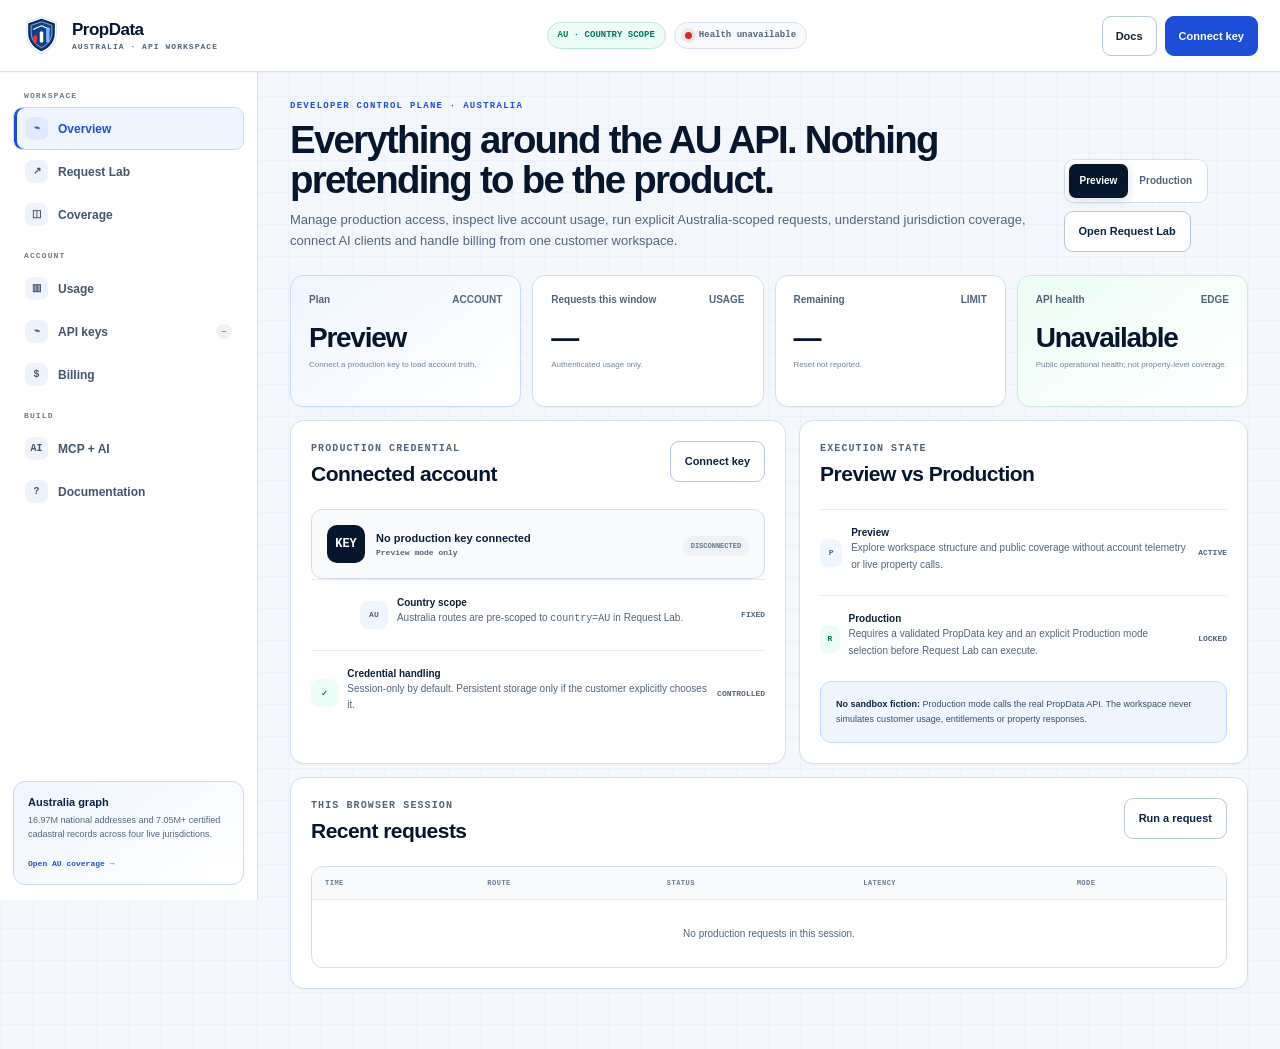
<file: workspace.html>
<!doctype html>
<html lang="en-AU">
<head>
<script defer src="https://www.proptechusa.ai/network-analytics.js" data-proptech-surface="australia"></script>

<meta charset="utf-8">
<meta name="viewport" content="width=device-width,initial-scale=1,viewport-fit=cover">
<title>PropData Australia Workspace | Customer Control Plane</title>
<meta name="description" content="Authenticated PropData Australia customer workspace for usage, API keys, live requests, coverage, MCP, billing, documentation and support.">
<meta name="robots" content="noindex,nofollow,noarchive">
<meta name="theme-color" content="#ffffff">
<meta name="color-scheme" content="light">
<link rel="canonical" href="https://au.proptechusa.ai/workspace">
<link rel="icon" href="/favicon.svg" type="image/svg+xml">
<style>
:root{--navy950:#06162d;--navy900:#0a2342;--navy800:#12355b;--blue700:#1d4ed8;--blue600:#2563eb;--blue50:#eff6ff;--green700:#047857;--green50:#ecfdf5;--amber700:#a16207;--amber50:#fffbeb;--red700:#b91c1c;--red50:#fef2f2;--ink:#0b1f38;--muted:#52657a;--muted2:#6a7b8e;--line:#d5dfec;--line2:#b8c7da;--canvas:#f4f7fb;--surface:#fff;--surface2:#f8fafc;--shadow:0 14px 38px rgba(6,22,45,.09);--shadow2:0 28px 70px rgba(6,22,45,.16);--sidebar:258px;--topbar:72px;--mono:ui-monospace,SFMono-Regular,Menlo,Consolas,monospace;--sans:Inter,ui-sans-serif,-apple-system,BlinkMacSystemFont,"Segoe UI",sans-serif}*{box-sizing:border-box}html{scroll-behavior:smooth}body{margin:0;min-width:320px;color:var(--ink);background:linear-gradient(rgba(37,99,235,.03) 1px,transparent 1px),linear-gradient(90deg,rgba(37,99,235,.03) 1px,transparent 1px),var(--canvas);background-size:32px 32px;font-family:var(--sans);-webkit-font-smoothing:antialiased}button,input,select,textarea{font:inherit}button{cursor:pointer}button:disabled{cursor:not-allowed;opacity:.55}a{color:inherit;text-decoration:none}:focus-visible{outline:3px solid rgba(37,99,235,.3);outline-offset:2px}.hidden{display:none!important}.topbar{position:fixed;inset:0 0 auto 0;z-index:100;height:var(--topbar);display:flex;align-items:center;justify-content:space-between;gap:18px;padding:0 22px;background:rgba(255,255,255,.97);border-bottom:1px solid var(--line);box-shadow:0 1px 2px rgba(6,22,45,.05);backdrop-filter:blur(14px)}.brand{display:flex;align-items:center;gap:11px;min-width:230px}.brand img{width:39px;height:39px}.brand strong{display:block;color:var(--navy950);font-size:17px;line-height:1;letter-spacing:-.03em}.brand span{display:block;margin-top:5px;color:var(--muted);font:700 8px/1 var(--mono);letter-spacing:.13em;text-transform:uppercase}.top-center{display:flex;align-items:center;justify-content:center;gap:8px;min-width:0}.health-pill,.scope-pill{display:inline-flex;align-items:center;gap:7px;padding:8px 10px;border:1px solid var(--line);border-radius:999px;background:var(--surface2);color:var(--muted);font:750 9px/1 var(--mono);white-space:nowrap}.scope-pill{color:var(--green700);border-color:#bce6d5;background:var(--green50);font-weight:850}.dot{width:7px;height:7px;border-radius:50%;background:var(--amber700);box-shadow:0 0 0 4px rgba(161,98,7,.1)}.dot.ok{background:var(--green700);box-shadow:0 0 0 4px rgba(4,120,87,.1)}.dot.bad{background:#dc2626;box-shadow:0 0 0 4px rgba(220,38,38,.1)}.top-actions{display:flex;align-items:center;gap:8px}.top-link,.top-btn{min-height:40px;display:inline-flex;align-items:center;justify-content:center;gap:7px;padding:0 13px;border:1px solid var(--line2);border-radius:9px;background:#fff;color:var(--navy900);font-size:11px;font-weight:800}.top-btn.primary{border-color:var(--blue700);background:var(--blue700);color:#fff}.top-btn.connected{border-color:#bce6d5;background:var(--green50);color:var(--green700)}.menu{display:none;width:42px;height:42px;border:1px solid var(--line);border-radius:9px;background:#fff;color:var(--navy900);font-size:19px}.sidebar{position:fixed;z-index:90;inset:var(--topbar) auto 0 0;width:var(--sidebar);display:flex;flex-direction:column;padding:18px 13px 15px;overflow-y:auto;background:#fff;border-right:1px solid var(--line)}.side-label{margin:16px 11px 7px;color:var(--muted2);font:850 8px/1 var(--mono);letter-spacing:.14em;text-transform:uppercase}.side-label:first-child{margin-top:2px}.nav-item{width:100%;min-height:43px;display:flex;align-items:center;gap:10px;padding:0 11px;border:1px solid transparent;border-radius:9px;color:#42566e;background:transparent;font-size:12px;font-weight:760;text-align:left;transition:.15s}.nav-item:hover{color:var(--navy900);background:var(--blue50)}.nav-item.active{color:var(--blue700);border-color:#c7d9ff;background:var(--blue50);box-shadow:inset 3px 0 0 var(--blue700)}.nav-icon{width:23px;height:23px;display:grid;place-items:center;flex:0 0 auto;border-radius:7px;background:rgba(37,99,235,.08);font:850 10px/1 var(--mono)}.nav-badge{margin-left:auto;padding:4px 6px;border-radius:999px;background:#eef2f7;color:#5d7087;font:800 7px/1 var(--mono)}.side-spacer{flex:1;min-height:22px}.side-card{padding:14px;border:1px solid #c7d9ff;border-radius:12px;background:linear-gradient(145deg,#eff6ff,#fff)}.side-card b{display:block;color:var(--navy900);font-size:11px}.side-card p{margin:6px 0 11px;color:var(--muted);font-size:9px;line-height:1.5}.side-card a{color:var(--blue700);font:850 8px/1 var(--mono)}.disconnect{width:100%;margin-top:9px;padding:8px;border:0;background:transparent;color:#7a8b9c;font-size:9px;text-align:left}.disconnect:hover{color:var(--red700)}.main{min-height:100vh;margin-left:var(--sidebar);padding:calc(var(--topbar) + 30px) 32px 60px}.view{display:none;max-width:1450px;margin:0 auto}.view.active{display:block;animation:viewin .2s ease both}@keyframes viewin{from{opacity:0;transform:translateY(4px)}to{opacity:1;transform:none}}.page-head{display:flex;align-items:end;justify-content:space-between;gap:22px;margin-bottom:23px}.eyebrow{margin-bottom:9px;color:var(--blue700);font:850 9px/1 var(--mono);letter-spacing:.14em;text-transform:uppercase}h1,h2,h3,p{margin-top:0}h1{margin-bottom:8px;color:var(--navy950);font-size:clamp(29px,3vw,43px);line-height:1.05;letter-spacing:-.045em}h2{margin-bottom:8px;color:var(--navy950);font-size:21px;letter-spacing:-.025em}h3{margin-bottom:6px;color:var(--navy900);font-size:14px}.page-head p{max-width:780px;margin-bottom:0;color:var(--muted);font-size:13px;line-height:1.65}.head-actions{display:flex;gap:8px;flex-wrap:wrap}.btn{min-height:41px;display:inline-flex;align-items:center;justify-content:center;gap:7px;padding:0 14px;border:1px solid var(--line2);border-radius:9px;background:#fff;color:var(--navy900);font-size:11px;font-weight:830}.btn:hover{transform:translateY(-1px);box-shadow:0 1px 2px rgba(6,22,45,.06)}.btn.primary{border-color:var(--blue700);background:var(--blue700);color:#fff}.btn.danger{border-color:#fecaca;background:var(--red50);color:var(--red700)}.mode{display:inline-flex;padding:4px;border:1px solid var(--line);border-radius:10px;background:#fff}.mode button{min-height:34px;padding:0 11px;border:0;border-radius:7px;background:transparent;color:var(--muted);font-size:10px;font-weight:830}.mode button.active{background:var(--navy950);color:#fff;box-shadow:0 3px 10px rgba(6,22,45,.14)}.mode button.production.active{background:var(--green700)}.metrics{display:grid;grid-template-columns:repeat(4,1fr);gap:11px;margin-bottom:13px}.metric{min-height:132px;padding:18px;border:1px solid var(--line);border-radius:13px;background:#fff;box-shadow:0 1px 2px rgba(6,22,45,.04)}.metric .label{display:flex;justify-content:space-between;gap:10px;color:var(--muted);font-size:10px;font-weight:780}.metric .value{display:block;margin-top:17px;color:var(--navy950);font-size:28px;font-weight:900;letter-spacing:-.045em}.metric .note{display:block;margin-top:5px;color:#74869a;font-size:8px;line-height:1.4}.metric.accent{border-color:#c7d9ff;background:linear-gradient(145deg,#eff6ff,#fff)}.metric.good{border-color:#c9e9dc;background:linear-gradient(145deg,#ecfdf5,#fff)}.grid2{display:grid;grid-template-columns:1.05fr .95fr;gap:13px}.grid3{display:grid;grid-template-columns:repeat(3,1fr);gap:11px}.card{padding:20px;border:1px solid var(--line);border-radius:14px;background:#fff;box-shadow:0 1px 2px rgba(6,22,45,.04)}.card-head{display:flex;align-items:start;justify-content:space-between;gap:18px;margin-bottom:15px}.card-kicker{margin:0 0 5px;color:var(--muted2);font:850 8px/1 var(--mono);letter-spacing:.11em;text-transform:uppercase}.card p{color:var(--muted);font-size:10px;line-height:1.65}.status-row{display:flex;align-items:center;gap:9px;padding:12px 0;border-top:1px solid #e5ebf3}.status-row:first-of-type{border-top:0}.status-row b{font-size:10px}.status-row span{margin-left:auto;color:var(--muted);font:800 8px var(--mono);text-align:right}.status-icon{width:28px;height:28px;display:grid;place-items:center;border-radius:8px;background:var(--blue50);color:var(--blue700);font:900 10px var(--mono)}.status-icon.good{background:var(--green50);color:var(--green700)}.locked{display:grid;place-items:center;min-height:250px;padding:34px;text-align:center;border:1px dashed #bfcddd;border-radius:13px;background:rgba(255,255,255,.68)}.locked .lock{width:48px;height:48px;display:grid;place-items:center;margin-bottom:14px;border-radius:14px;background:var(--blue50);color:var(--blue700);font-size:20px}.locked h3{font-size:17px}.locked p{max-width:520px;margin:0 auto 16px;color:var(--muted);font-size:10px;line-height:1.6}.credential{display:flex;align-items:center;gap:11px;padding:15px;border:1px solid var(--line);border-radius:11px;background:var(--surface2)}.credential .key-icon{width:38px;height:38px;display:grid;place-items:center;border-radius:10px;background:var(--navy950);color:#fff;font:900 12px var(--mono)}.credential strong,.credential span{display:block}.credential strong{font-size:11px}.credential span{margin-top:4px;color:var(--muted);font:750 8px var(--mono)}.credential .status{margin-left:auto;padding:6px 8px;border-radius:999px;background:#eef2f7;color:#63768a;font:850 7px var(--mono)}.credential .status.live{background:var(--green50);color:var(--green700)}.table-wrap{overflow:auto;border:1px solid var(--line);border-radius:12px;background:#fff}table{width:100%;border-collapse:collapse;min-width:720px}th,td{padding:12px 13px;border-bottom:1px solid #e5ebf3;text-align:left;vertical-align:middle;font-size:9px}th{color:#6b7d90;background:#f8fafc;font:850 7px var(--mono);letter-spacing:.07em;text-transform:uppercase}td{color:#33485f}tbody tr:last-child td{border-bottom:0}.pill{display:inline-flex;padding:5px 7px;border-radius:999px;background:#eef2f7;color:#63768a;font:850 7px var(--mono)}.pill.good{background:var(--green50);color:var(--green700)}.pill.warn{background:var(--amber50);color:var(--amber700)}.empty{padding:28px;color:var(--muted);text-align:center;font-size:10px}.progress{height:9px;overflow:hidden;border-radius:999px;background:#e8eef5}.progress>i{display:block;height:100%;width:0;background:linear-gradient(90deg,var(--blue600),#60a5fa);border-radius:inherit;transition:width .2s}.usage-line{display:flex;justify-content:space-between;gap:20px;margin:10px 0 8px;color:var(--muted);font-size:9px}.usage-line b{color:var(--navy900)}.endpoint-bars{display:grid;gap:10px}.endpoint-row{display:grid;grid-template-columns:180px 1fr 70px;gap:10px;align-items:center}.endpoint-row code{font:800 8px var(--mono);color:#36516e}.endpoint-row span{text-align:right;color:var(--muted);font-size:8px}.coverage-grid{display:grid;grid-template-columns:repeat(4,1fr);gap:10px}.coverage-card{padding:17px;border:1px solid var(--line);border-radius:12px;background:#fff}.coverage-card b{display:block;font-size:12px}.coverage-card p{margin:6px 0 12px;color:var(--muted);font-size:9px;line-height:1.55}.coverage-card small{font:850 7px var(--mono);letter-spacing:.06em;color:var(--green700)}.coverage-card.next small{color:var(--blue700)}.coverage-card.gated small{color:var(--amber700)}.callout{padding:15px;border:1px solid #c7d9ff;border-radius:11px;background:var(--blue50);color:#34506f;font-size:9px;line-height:1.65}.callout strong{color:var(--navy900)}.callout.warn{border-color:#f0dfac;background:var(--amber50);color:#705a22}.lab{display:grid;grid-template-columns:380px minmax(0,1fr);overflow:hidden;border:1px solid var(--line);border-radius:14px;background:#fff}.lab-controls{padding:20px;border-right:1px solid var(--line)}.lab-output{min-width:0;background:var(--navy950);color:#d9e8f0}.field{display:grid;gap:6px;margin-top:12px}.field label{color:#62758a;font:850 7px var(--mono);letter-spacing:.07em}.field input,.field select{width:100%;min-height:43px;padding:0 11px;border:1px solid var(--line2);border-radius:8px;background:#fff;color:var(--ink);font-size:10px;outline:none}.field input:focus,.field select:focus{border-color:#7aa7ff;box-shadow:0 0 0 3px rgba(37,99,235,.08)}.lab-note{margin-top:13px;padding:10px;border:1px solid #d7e1ee;border-radius:8px;background:#f8fafc;color:var(--muted);font-size:8px;line-height:1.5}.lab-actions{display:flex;gap:7px;margin-top:14px}.response-head{display:flex;align-items:center;justify-content:space-between;gap:12px;padding:13px 15px;border-bottom:1px solid rgba(255,255,255,.09);color:#8ea5b3;font:800 7px var(--mono);letter-spacing:.07em}.response-meta{display:flex;gap:8px;flex-wrap:wrap}.response-meta span{padding:5px 7px;border:1px solid rgba(255,255,255,.1);border-radius:999px}.response-meta .ok{color:#83efba}.response-meta .bad{color:#fda4af}.lab-output pre{min-height:420px;max-height:650px;margin:0;padding:18px;overflow:auto;white-space:pre-wrap;word-break:break-word;color:#d9e8ef;font:9px/1.72 var(--mono)}.mcp-url{display:flex;gap:8px;align-items:center;padding:11px;border:1px solid var(--line);border-radius:9px;background:var(--surface2)}.mcp-url code{flex:1;min-width:0;color:#284765;font:800 8px var(--mono);word-break:break-all}.billing-plan{padding:21px;border:1px solid #c7d9ff;border-radius:14px;background:linear-gradient(145deg,#eff6ff,#fff)}.billing-plan .tier{color:var(--blue700);font:850 8px var(--mono);letter-spacing:.09em}.billing-plan strong{display:block;margin-top:9px;font-size:27px;letter-spacing:-.04em}.billing-plan p{margin-top:7px}.modal-backdrop{position:fixed;inset:0;z-index:200;display:grid;place-items:center;padding:20px;background:rgba(6,22,45,.55);backdrop-filter:blur(5px)}.modal{width:min(560px,100%);max-height:calc(100vh - 40px);overflow:auto;border:1px solid var(--line);border-radius:16px;background:#fff;box-shadow:var(--shadow2)}.modal-head{display:flex;justify-content:space-between;gap:15px;padding:20px 20px 13px;border-bottom:1px solid var(--line)}.modal-head h3{font-size:17px}.modal-close{width:34px;height:34px;border:1px solid var(--line);border-radius:8px;background:#fff;color:var(--muted);font-size:18px}.modal-body{padding:20px}.modal-body .field:first-child{margin-top:0}.check{display:flex;align-items:flex-start;gap:8px;margin-top:13px;color:var(--muted);font-size:9px;line-height:1.5}.check input{margin-top:2px}.form-error{min-height:18px;margin:10px 0 0;color:var(--red700);font-size:9px}.secret{padding:14px;border:1px solid #c9e7db;border-radius:10px;background:var(--green50)}.secret code{display:block;margin-top:8px;color:#0a5f47;font:800 9px/1.6 var(--mono);word-break:break-all}.toast{position:fixed;right:20px;bottom:20px;z-index:300;max-width:380px;padding:12px 14px;border:1px solid #c9e7db;border-radius:10px;background:#fff;color:var(--green700);box-shadow:var(--shadow);font-size:10px;font-weight:800}.toast.error{border-color:#fecaca;color:var(--red700)}@media(max-width:1150px){.metrics{grid-template-columns:1fr 1fr}.grid2{grid-template-columns:1fr}.coverage-grid{grid-template-columns:1fr 1fr}.lab{grid-template-columns:330px minmax(0,1fr)}}@media(max-width:850px){:root{--sidebar:0px}.topbar{padding:0 13px}.brand{min-width:0}.brand span{display:none}.top-center{display:none}.top-link{display:none}.menu{display:inline-grid;place-items:center}.sidebar{transform:translateX(-105%);width:270px;box-shadow:var(--shadow2);transition:transform .2s}.sidebar.open{transform:translateX(0)}.main{margin-left:0;padding:calc(var(--topbar) + 22px) 15px 50px}.page-head{align-items:flex-start;flex-direction:column}.lab{grid-template-columns:1fr}.lab-controls{border-right:0;border-bottom:1px solid var(--line)}.coverage-grid{grid-template-columns:1fr 1fr}}@media(max-width:600px){.top-actions .top-btn{padding:0 10px}.metrics,.coverage-grid,.grid3{grid-template-columns:1fr}.metric{min-height:112px}.lab-output pre{min-height:320px}.endpoint-row{grid-template-columns:120px 1fr 55px}.main{padding-left:10px;padding-right:10px}}
</style>
</head>
<body>
<header class="topbar"><button class="menu" id="mobile-menu" type="button" aria-label="Open workspace navigation">☰</button><a class="brand" href="/"><img src="/favicon.svg" alt=""><div><strong>PropData</strong><span>Australia · API Workspace</span></div></a><div class="top-center"><span class="scope-pill">AU · COUNTRY SCOPE</span><span class="health-pill"><i class="dot" id="api-dot"></i><span id="api-health">Checking API</span></span></div><div class="top-actions"><a class="top-link" href="/docs">Docs</a><button class="top-btn primary" id="connect-key" type="button">Connect key</button></div></header>
<aside class="sidebar" id="sidebar"><div class="side-label">Workspace</div><button class="nav-item active" data-view="overview"><span class="nav-icon">⌁</span><span>Overview</span></button><button class="nav-item" data-view="request"><span class="nav-icon">↗</span><span>Request Lab</span></button><button class="nav-item" data-view="coverage"><span class="nav-icon">◫</span><span>Coverage</span></button><div class="side-label">Account</div><button class="nav-item" data-view="usage"><span class="nav-icon">▥</span><span>Usage</span></button><button class="nav-item" data-view="keys"><span class="nav-icon">⌁</span><span>API keys</span><span class="nav-badge" id="key-count">—</span></button><button class="nav-item" data-view="billing"><span class="nav-icon">$</span><span>Billing</span></button><div class="side-label">Build</div><button class="nav-item" data-view="mcp"><span class="nav-icon">AI</span><span>MCP + AI</span></button><a class="nav-item" href="/docs"><span class="nav-icon">?</span><span>Documentation</span></a><div class="side-spacer"></div><div class="side-card"><b>Australia graph</b><p>16.97M national addresses and 7.05M+ certified cadastral records across four live jurisdictions.</p><a href="/docs#jurisdictions">Open AU coverage →</a></div><button class="disconnect hidden" id="disconnect-key" type="button">Disconnect production key</button></aside>
<main class="main">
<section class="view active" id="view-overview"><div class="page-head"><div><div class="eyebrow">Developer control plane · Australia</div><h1>Everything around the AU API. Nothing pretending to be the product.</h1><p>Manage production access, inspect live account usage, run explicit Australia-scoped requests, understand jurisdiction coverage, connect AI clients and handle billing from one customer workspace.</p></div><div class="head-actions"><div class="mode" aria-label="Execution mode"><button class="active" data-mode="preview" type="button">Preview</button><button class="production" data-mode="production" type="button">Production</button></div><button class="btn" data-jump="request" type="button">Open Request Lab</button></div></div><div class="metrics"><article class="metric accent"><div class="label"><span>Plan</span><span>ACCOUNT</span></div><span class="value" id="metric-plan">Preview</span><span class="note" id="metric-plan-note">Connect a production key to load account truth.</span></article><article class="metric"><div class="label"><span>Requests this window</span><span>USAGE</span></div><span class="value" id="metric-used">—</span><span class="note" id="metric-used-note">Authenticated usage only.</span></article><article class="metric"><div class="label"><span>Remaining</span><span>LIMIT</span></div><span class="value" id="metric-remaining">—</span><span class="note" id="metric-reset">Reset not loaded.</span></article><article class="metric good"><div class="label"><span>API health</span><span>EDGE</span></div><span class="value" id="metric-health">Checking</span><span class="note">Public operational health; not property-level coverage.</span></article></div><div class="grid2"><article class="card"><div class="card-head"><div><p class="card-kicker">Production credential</p><h2>Connected account</h2></div><button class="btn" id="overview-connect" type="button">Connect key</button></div><div class="credential"><div class="key-icon">KEY</div><div><strong id="credential-title">No production key connected</strong><span id="credential-mask">Preview mode only</span></div><span class="status" id="credential-status">DISCONNECTED</span></div><div class="status-row"><span class="status-icon">AU</span><div><b>Country scope</b><p>Australia routes are pre-scoped to <code>country=AU</code> in Request Lab.</p></div><span>FIXED</span></div><div class="status-row"><span class="status-icon good">✓</span><div><b>Credential handling</b><p>Session-only by default. Persistent storage only if the customer explicitly chooses it.</p></div><span>CONTROLLED</span></div></article><article class="card"><div class="card-head"><div><p class="card-kicker">Execution state</p><h2>Preview vs Production</h2></div></div><div class="status-row"><span class="status-icon">P</span><div><b>Preview</b><p>Explore workspace structure and public coverage without account telemetry or live property calls.</p></div><span id="preview-state">ACTIVE</span></div><div class="status-row"><span class="status-icon good">R</span><div><b>Production</b><p>Requires a validated PropData key and an explicit Production mode selection before Request Lab can execute.</p></div><span id="production-state">LOCKED</span></div><div class="callout"><strong>No sandbox fiction:</strong> Production mode calls the real PropData API. The workspace never simulates customer usage, entitlements or property responses.</div></article></div><article class="card" style="margin-top:13px"><div class="card-head"><div><p class="card-kicker">This browser session</p><h2>Recent requests</h2></div><button class="btn" data-jump="request" type="button">Run a request</button></div><div class="table-wrap"><table><thead><tr><th>Time</th><th>Route</th><th>Status</th><th>Latency</th><th>Mode</th></tr></thead><tbody id="activity-body"><tr><td colspan="5" class="empty">No production requests in this session.</td></tr></tbody></table></div></article></section>
<section class="view" id="view-request"><div class="page-head"><div><div class="eyebrow">Australia Request Lab</div><h1>Run explicit production requests.</h1><p>The lab is account-gated and Production-only. Australia property routes automatically include <code>country=AU</code>; the connected key is sent only in the <code>x-api-key</code> header.</p></div><div class="head-actions"><div class="mode"><button class="active" data-mode="preview" type="button">Preview</button><button class="production" data-mode="production" type="button">Production</button></div></div></div><div id="request-lock" class="locked"><div><div class="lock">⌁</div><h3>Connect a production key to use Request Lab</h3><p>The public workspace does not execute property requests. Connect and validate an existing PropData key, then switch to Production.</p><button class="btn primary" data-connect type="button">Connect key</button></div></div><div class="lab hidden" id="request-lab"><div class="lab-controls"><p class="card-kicker">Request</p><h2 id="lab-title">Property by address</h2><p id="lab-copy">Resolve an Australian address into country and jurisdiction-aware property context.</p><div class="field"><label for="lab-route">ROUTE</label><select id="lab-route"><option value="property">GET /v1/property</option><option value="location">GET /v1/property/by-location</option><option value="geometry">GET /v1/parcel-geometry</option><option value="usage">GET /v1/usage</option><option value="health">GET /v1/health</option><option value="stats">GET /v1/stats</option><option value="changelog">GET /v1/changelog</option></select></div><div class="field" data-lab-field="address"><label for="lab-address">AUSTRALIAN ADDRESS</label><input id="lab-address" value="4 ACT Court, Alexandra Hills QLD 4161"></div><div class="field hidden" data-lab-field="lat"><label for="lab-lat">LATITUDE</label><input id="lab-lat" value="-27.4698"></div><div class="field hidden" data-lab-field="lng"><label for="lab-lng">LONGITUDE</label><input id="lab-lng" value="153.0251"></div><div class="field hidden" data-lab-field="parcel"><label for="lab-parcel">NATIVE PARCEL / LOT / BLOCK ID</label><input id="lab-parcel" placeholder="Promoted jurisdiction-native identifier"></div><div class="lab-note" id="lab-url">Request URL will appear here.</div><div class="lab-actions"><button class="btn primary" id="run-request" type="button">Run production request</button><button class="btn" id="clear-response" type="button">Clear</button></div></div><div class="lab-output"><div class="response-head"><span id="response-title">RESPONSE · READY</span><div class="response-meta"><span id="response-status">—</span><span id="response-latency">—</span><span id="response-bytes">—</span></div></div><pre id="response-json">Connect a key, switch to Production, choose a route, then run it explicitly.</pre></div></div></section>
<section class="view" id="view-usage"><div class="page-head"><div><div class="eyebrow">Account usage</div><h1>Live allowance and endpoint activity.</h1><p>Usage is loaded from the authenticated account response. Missing fields remain unavailable rather than being inferred from public pricing.</p></div><div class="head-actions"><button class="btn" id="refresh-usage" type="button">Refresh usage</button></div></div><div id="usage-lock" class="locked"><div><div class="lock">▥</div><h3>Usage is account-gated</h3><p>Connect a validated production key to load the actual plan, used requests, remaining allowance, reset metadata and endpoint breakdown supplied by the API.</p><button class="btn primary" data-connect type="button">Connect key</button></div></div><div id="usage-content" class="hidden"><div class="metrics"><article class="metric accent"><div class="label"><span>Plan</span><span>LIVE</span></div><span class="value" id="usage-plan">—</span><span class="note">Reported or mapped by the authenticated account response.</span></article><article class="metric"><div class="label"><span>Used</span><span>WINDOW</span></div><span class="value" id="usage-used">—</span><span class="note">Requests reported in the active usage window.</span></article><article class="metric"><div class="label"><span>Remaining</span><span>WINDOW</span></div><span class="value" id="usage-left">—</span><span class="note">Calculated only when a limit is reported.</span></article><article class="metric"><div class="label"><span>Total reported</span><span>LIFETIME</span></div><span class="value" id="usage-total">—</span><span class="note">Cumulative only when supplied by the API.</span></article></div><article class="card"><div class="card-head"><div><p class="card-kicker">Allowance</p><h2 id="usage-heading">Authenticated account</h2></div><span class="pill good" id="usage-reset-pill">CONNECTED</span></div><div class="usage-line"><span id="usage-progress-copy">Waiting for usage data</span><b id="usage-limit-copy">—</b></div><div class="progress"><i id="usage-progress"></i></div><h3 style="margin-top:22px">Endpoint activity</h3><div class="endpoint-bars" id="endpoint-bars"><div class="empty">No endpoint breakdown reported.</div></div></article></div></section>
<section class="view" id="view-keys"><div class="page-head"><div><div class="eyebrow">API keys</div><h1>Production credential inventory.</h1><p>Key management is exposed only when the connected account and production API advertise it. Secrets are never reconstructed or invented.</p></div><div class="head-actions"><button class="btn primary" id="create-key" type="button">Create API key</button><button class="btn" id="refresh-keys" type="button">Refresh</button></div></div><div id="keys-lock" class="locked"><div><div class="lock">⌁</div><h3>API keys are account-gated</h3><p>Connect a production key first. If this account supports key inventory, the workspace will load it from <code>/v1/auth/keys</code>.</p><button class="btn primary" data-connect type="button">Connect key</button></div></div><div id="keys-content" class="hidden"><div class="callout warn hidden" id="keys-unavailable"><strong>Key management unavailable:</strong> this account or worker does not currently expose customer key inventory. Your connected key still works for production requests.</div><div class="table-wrap" id="keys-table-wrap"><table><thead><tr><th>Name</th><th>Key</th><th>Created</th><th>Last used</th><th>Status</th><th>Action</th></tr></thead><tbody id="keys-body"></tbody></table></div></div></section>
<section class="view" id="view-coverage"><div class="page-head"><div><div class="eyebrow">Australia coverage</div><h1>National identity. Jurisdiction-native depth.</h1><p>A successful national property identity does not imply every cadastral or geometry layer is available. Match, coverage and provenance remain separate application signals.</p></div><div class="head-actions"><a class="btn" href="/docs#jurisdictions">Full coverage docs</a></div></div><div class="coverage-grid"><article class="coverage-card"><b>National · G-NAF</b><p>16,970,406 geocoded address records across all 9 source partitions. GDA2020 baseline.</p><small>BASELINE COMPLETE</small></article><article class="coverage-card"><b>Queensland · QSCF</b><p>2,156,480 certified lot parcels with state-native identity and promoted polygon geometry.</p><small>LIVE</small></article><article class="coverage-card"><b>Victoria · Vicmap</b><p>4,303,714 parcel records with PFI/UFI source semantics retained.</p><small>LIVE</small></article><article class="coverage-card"><b>Tasmania · LIST</b><p>439,539 cadastral parcels preserving PID, volume, folio and UFI context.</p><small>LIVE</small></article><article class="coverage-card"><b>ACT · ACTGOV</b><p>152,986 legal blocks with block, section, division, district and lifecycle semantics.</p><small>LIVE</small></article><article class="coverage-card next"><b>New South Wales</b><p>Replacement statewide build remains pinned-source-revision gated before production promotion.</p><small>NEXT</small></article><article class="coverage-card gated"><b>Western Australia</b><p>National G-NAF identity live. Deeper cadastre remains authoritative-delivery / rights gated.</p><small>CADASTRE GATED</small></article><article class="coverage-card gated"><b>South Australia · NT</b><p>National identity live. Deeper jurisdiction layers remain source / commercial-use gated.</p><small>CADASTRE GATED</small></article></div><div class="callout" style="margin-top:13px"><strong>Coverage rule:</strong> unknown stays unknown. PropData does not infer an equivalent cadastral fact from another jurisdiction when the authoritative Australia layer has not been promoted.</div></section>
<section class="view" id="view-mcp"><div class="page-head"><div><div class="eyebrow">MCP + AI</div><h1>OAuth-protected AI access.</h1><p>REST key connection and MCP authorization are different security flows. Never paste a static PropData API key into a chat or MCP client authorization field.</p></div></div><div class="grid2"><article class="card"><p class="card-kicker">Connector endpoint</p><h2>PropData MCP</h2><p>Use the OAuth-protected connector with compatible clients. Australia workflows can carry the same country scope through the supported tool contract.</p><div class="mcp-url"><code id="mcp-url">https://propdata-mcp.sales-fd3.workers.dev/mcp</code><button class="btn" id="copy-mcp" type="button">Copy</button></div><div class="status-row"><span class="status-icon good">O</span><div><b>OAuth authorization</b><p>Client authorization is handled by the MCP flow, not your REST key.</p></div><span>REQUIRED</span></div></article><article class="card"><p class="card-kicker">Security boundary</p><h2>REST ≠ MCP</h2><div class="status-row"><span class="status-icon">R</span><div><b>REST</b><p>Production requests use <code>x-api-key</code> from trusted application infrastructure.</p></div><span>API KEY</span></div><div class="status-row"><span class="status-icon good">AI</span><div><b>MCP</b><p>Compatible AI clients use the OAuth-protected connector flow.</p></div><span>OAUTH</span></div><a class="btn" href="/docs#delivery">Open MCP documentation</a></article></div></section>
<section class="view" id="view-billing"><div class="page-head"><div><div class="eyebrow">Billing</div><h1>Plan and subscription controls.</h1><p>Connected account details come from live usage where available. Public AU pricing remains the source for current self-serve package offers.</p></div></div><div class="grid2"><article class="billing-plan"><span class="tier">CURRENT ACCOUNT</span><strong id="billing-plan">Preview</strong><p id="billing-copy">Connect a production key to load the account tier and allowance reported by PropData.</p><div class="head-actions"><a class="btn primary" href="https://billing.stripe.com/">Manage billing</a><a class="btn" href="/#pricing">AU pricing</a></div></article><article class="card"><p class="card-kicker">Need a different contract?</p><h2>Enterprise delivery</h2><p>Bulk, state extracts, OAuth MCP, white-label infrastructure, custom response contracts and multi-country PropData are handled through enterprise agreements.</p><a class="btn" href="mailto:sales@proptechusa.ai?subject=PropData%20Australia%20Account">Contact sales</a></article></div></section>
</main>
<div class="modal-backdrop hidden" id="connect-modal"><section class="modal" role="dialog" aria-modal="true" aria-labelledby="connect-title"><div class="modal-head"><div><p class="card-kicker">Production access</p><h3 id="connect-title">Connect your PropData API key</h3></div><button class="modal-close" data-close="connect-modal" type="button" aria-label="Close">×</button></div><form class="modal-body" id="connect-form"><p>Validate an existing production key against live account usage. The key is kept in this browser session unless you explicitly choose to remember it.</p><div class="field"><label for="api-key">API KEY</label><input id="api-key" name="api-key" type="password" autocomplete="off" placeholder="pd_live_…" required></div><label class="check"><input id="remember-key" type="checkbox"><span>Remember this key on this device. Leave unchecked for session-only storage.</span></label><div class="form-error" id="connect-error"></div><div class="head-actions"><button class="btn primary" id="validate-key" type="submit">Validate & connect</button><button class="btn" data-close="connect-modal" type="button">Cancel</button></div></form></section></div>
<div class="modal-backdrop hidden" id="create-modal"><section class="modal" role="dialog" aria-modal="true" aria-labelledby="create-title"><div class="modal-head"><div><p class="card-kicker">Credential management</p><h3 id="create-title">Create API key</h3></div><button class="modal-close" data-close="create-modal" type="button">×</button></div><form class="modal-body" id="create-form"><p>Create a clearly named production credential. If supported, the new secret will be shown once.</p><div class="field"><label for="new-key-name">KEY NAME</label><input id="new-key-name" placeholder="AU production app" required></div><div class="form-error" id="create-error"></div><div class="head-actions"><button class="btn primary" id="create-key-submit" type="submit">Create key</button><button class="btn" data-close="create-modal" type="button">Cancel</button></div></form></section></div>
<div class="modal-backdrop hidden" id="secret-modal"><section class="modal" role="dialog" aria-modal="true"><div class="modal-head"><div><p class="card-kicker">Created successfully</p><h3>Copy this secret now</h3></div><button class="modal-close" data-close="secret-modal" type="button">×</button></div><div class="modal-body"><p>This is the only time the workspace should display the full secret. Store it in your server-side secret manager.</p><div class="secret">New API key<code id="new-key-secret"></code></div><div class="head-actions" style="margin-top:15px"><button class="btn primary" id="copy-secret" type="button">Copy secret</button><button class="btn" data-close="secret-modal" type="button">Done</button></div></div></section></div>
<div class="toast hidden" id="toast"></div>
<script src="/workspace.js" defer></script>
</body>
</html>
</file>
